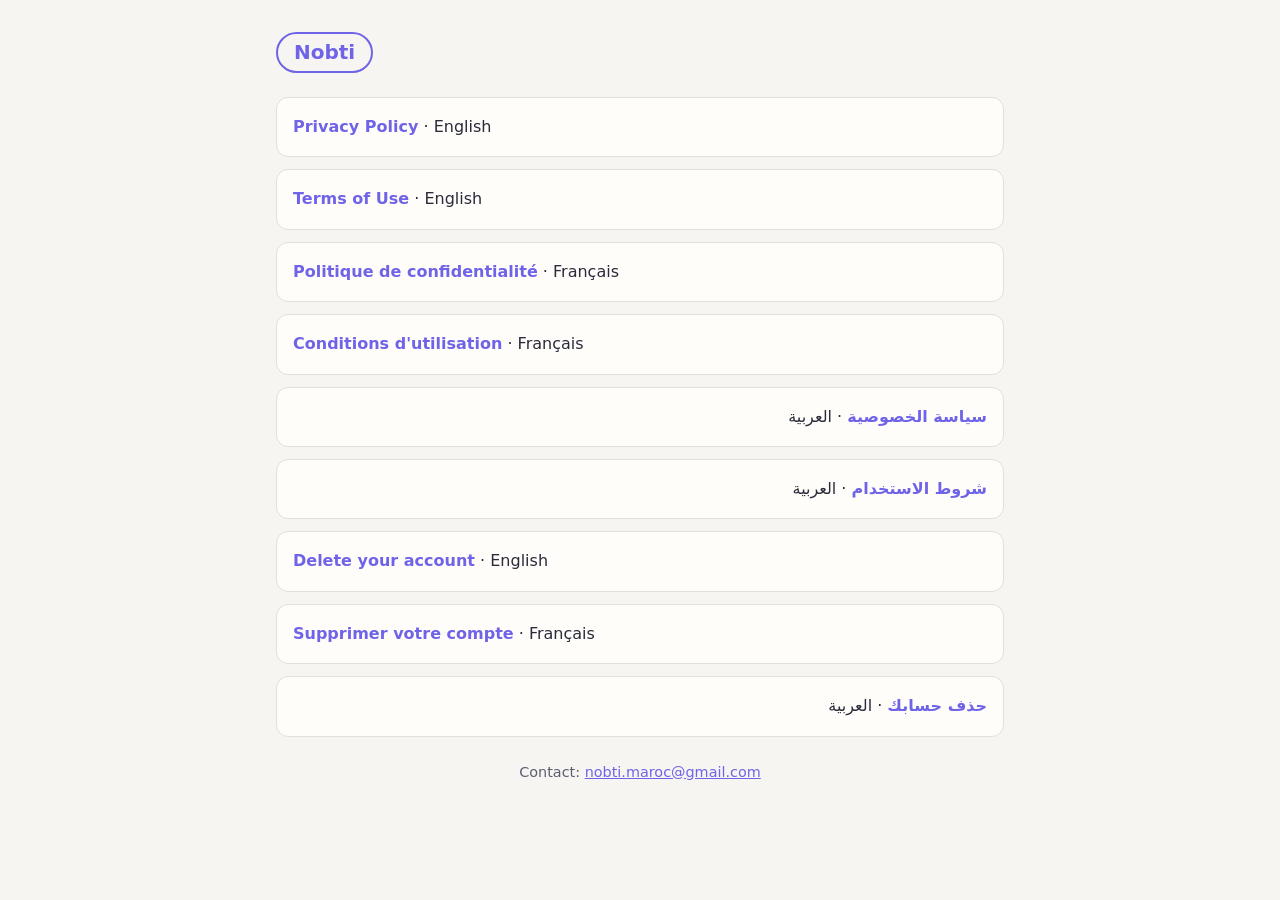
<file: index.html>
<!doctype html>
<html lang="en" dir="ltr">
<head>
  <meta charset="utf-8">
  <meta name="viewport" content="width=device-width, initial-scale=1">
  <title>Nobti Legal</title>
  <link rel="stylesheet" href="assets/style.css">
</head>
<body>
<main>
  <header class="site">
    <span class="brand">Nobti</span>
  </header>
  <div class="cards">
    <a href="en/privacy.html"><strong>Privacy Policy</strong> · English</a>
    <a href="en/terms.html"><strong>Terms of Use</strong> · English</a>
    <a href="fr/privacy.html" lang="fr"><strong>Politique de confidentialité</strong> · Français</a>
    <a href="fr/terms.html" lang="fr"><strong>Conditions d'utilisation</strong> · Français</a>
    <a href="ar/privacy.html" lang="ar" dir="rtl"><strong>سياسة الخصوصية</strong> · العربية</a>
    <a href="ar/terms.html" lang="ar" dir="rtl"><strong>شروط الاستخدام</strong> · العربية</a>
    <a href="en/delete-account.html"><strong>Delete your account</strong> · English</a>
    <a href="fr/delete-account.html" lang="fr"><strong>Supprimer votre compte</strong> · Français</a>
    <a href="ar/delete-account.html" lang="ar" dir="rtl"><strong>حذف حسابك</strong> · العربية</a>
  </div>
  <footer>Contact: <a href="mailto:nobti.maroc@gmail.com">nobti.maroc@gmail.com</a></footer>
</main>
</body>
</html>
</file>
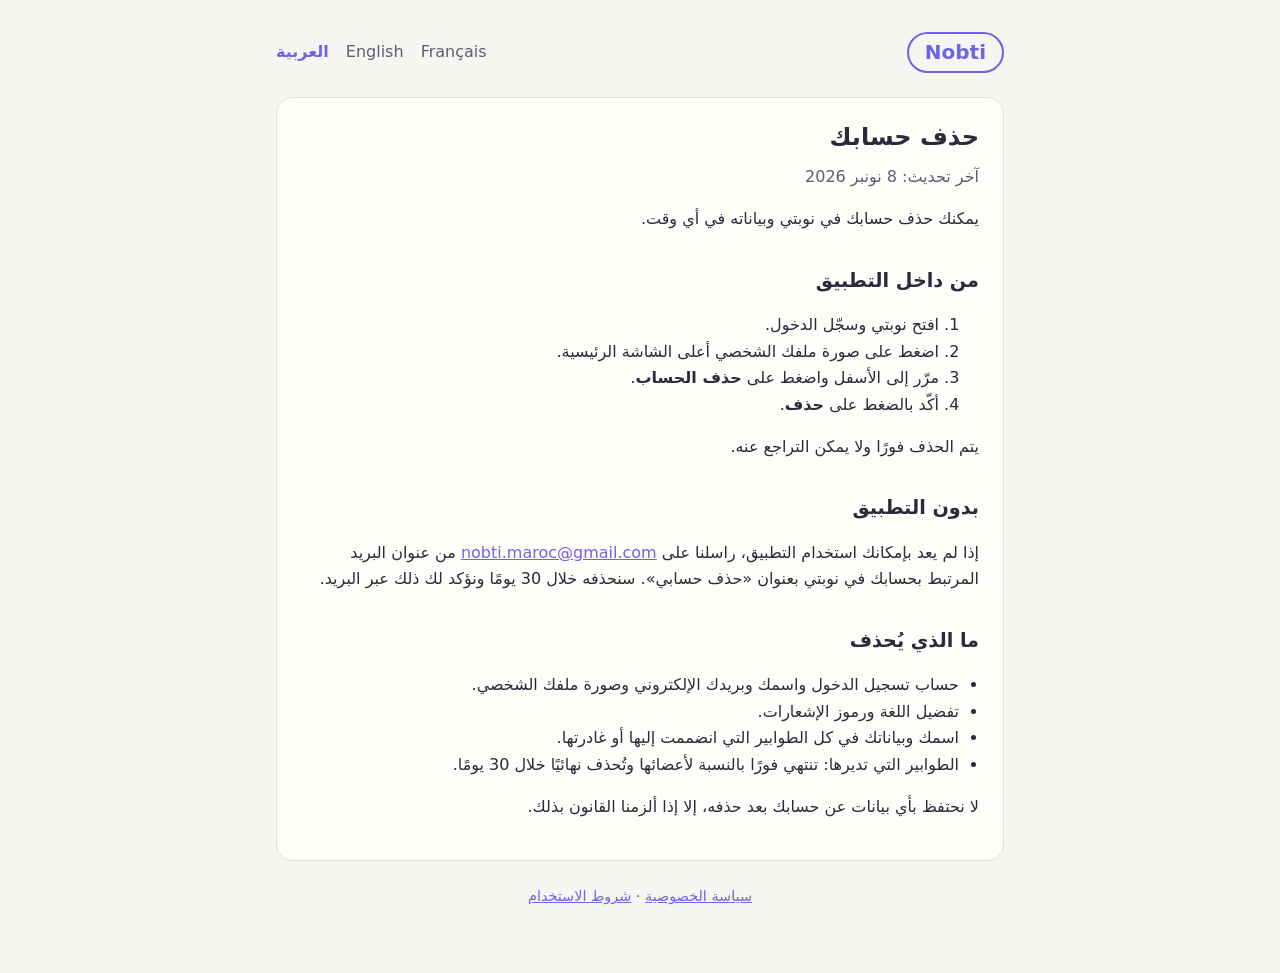
<file: ar/delete-account.html>
<!doctype html>
<html lang="ar" dir="rtl">
<head>
  <meta charset="utf-8">
  <meta name="viewport" content="width=device-width, initial-scale=1">
  <title>نوبتي – حذف حسابك</title>
  <link rel="stylesheet" href="../assets/style.css">
</head>
<body>
<main>
  <header class="site">
    <a class="brand" href="../">Nobti</a>
    <nav class="langs" aria-label="اللغة">
      <a href="../en/delete-account.html" lang="en">English</a>
      <a href="../fr/delete-account.html" lang="fr">Français</a>
      <a href="../ar/delete-account.html" aria-current="page">العربية</a>
    </nav>
  </header>
  <article>
    <h1>حذف حسابك</h1>
    <p class="meta">آخر تحديث: 8 نونبر 2026</p>

    <p>يمكنك حذف حسابك في نوبتي وبياناته في أي وقت.</p>

    <h2>من داخل التطبيق</h2>
    <ol>
      <li>افتح نوبتي وسجّل الدخول.</li>
      <li>اضغط على صورة ملفك الشخصي أعلى الشاشة الرئيسية.</li>
      <li>مرّر إلى الأسفل واضغط على <strong>حذف الحساب</strong>.</li>
      <li>أكّد بالضغط على <strong>حذف</strong>.</li>
    </ol>
    <p>يتم الحذف فورًا ولا يمكن التراجع عنه.</p>

    <h2>بدون التطبيق</h2>
    <p>إذا لم يعد بإمكانك استخدام التطبيق، راسلنا على <a href="mailto:nobti.maroc@gmail.com?subject=Delete%20my%20account">nobti.maroc@gmail.com</a> من عنوان البريد المرتبط بحسابك في نوبتي بعنوان «حذف حسابي». سنحذفه خلال 30 يومًا ونؤكد لك ذلك عبر البريد.</p>

    <h2>ما الذي يُحذف</h2>
    <ul>
      <li>حساب تسجيل الدخول واسمك وبريدك الإلكتروني وصورة ملفك الشخصي.</li>
      <li>تفضيل اللغة ورموز الإشعارات.</li>
      <li>اسمك وبياناتك في كل الطوابير التي انضممت إليها أو غادرتها.</li>
      <li>الطوابير التي تديرها: تنتهي فورًا بالنسبة لأعضائها وتُحذف نهائيًا خلال 30 يومًا.</li>
    </ul>
    <p>لا نحتفظ بأي بيانات عن حسابك بعد حذفه، إلا إذا ألزمنا القانون بذلك.</p>
  </article>
  <footer><a href="privacy.html">سياسة الخصوصية</a> · <a href="terms.html">شروط الاستخدام</a></footer>
</main>
</body>
</html>
</file>
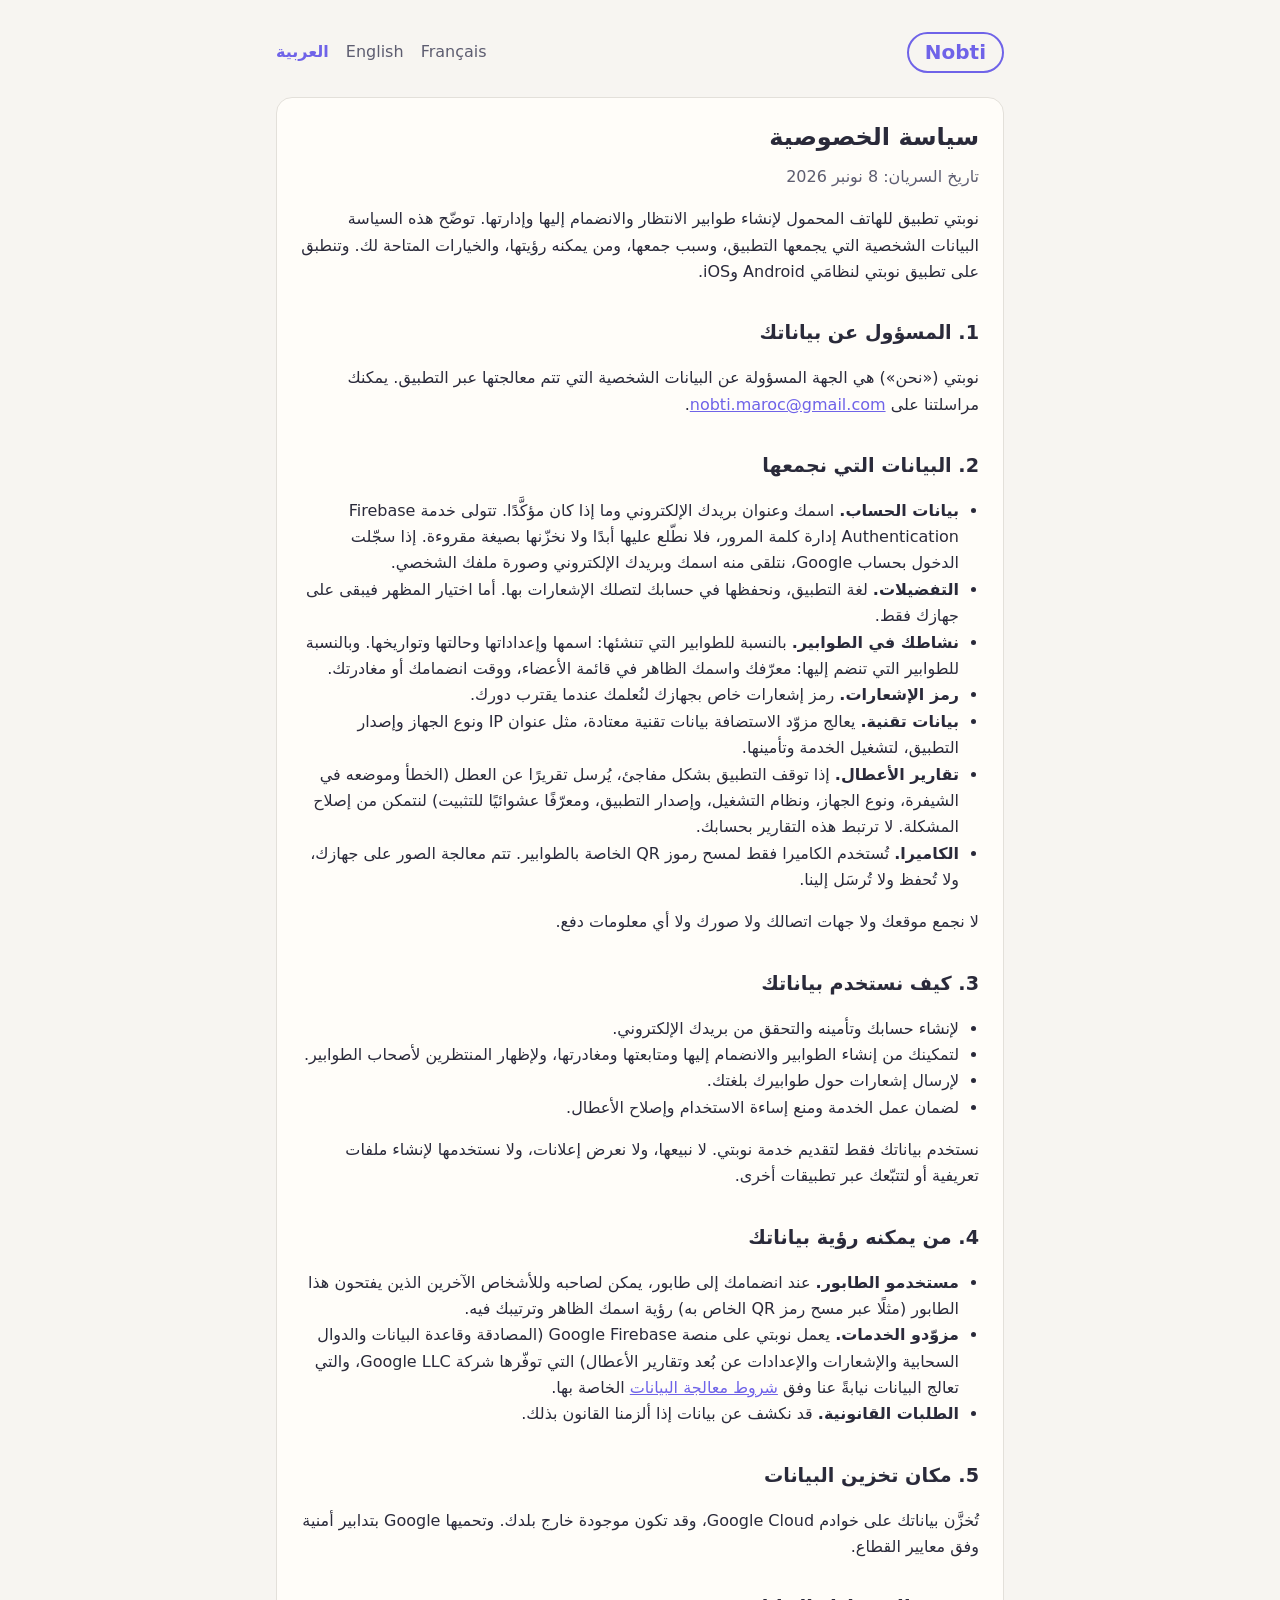
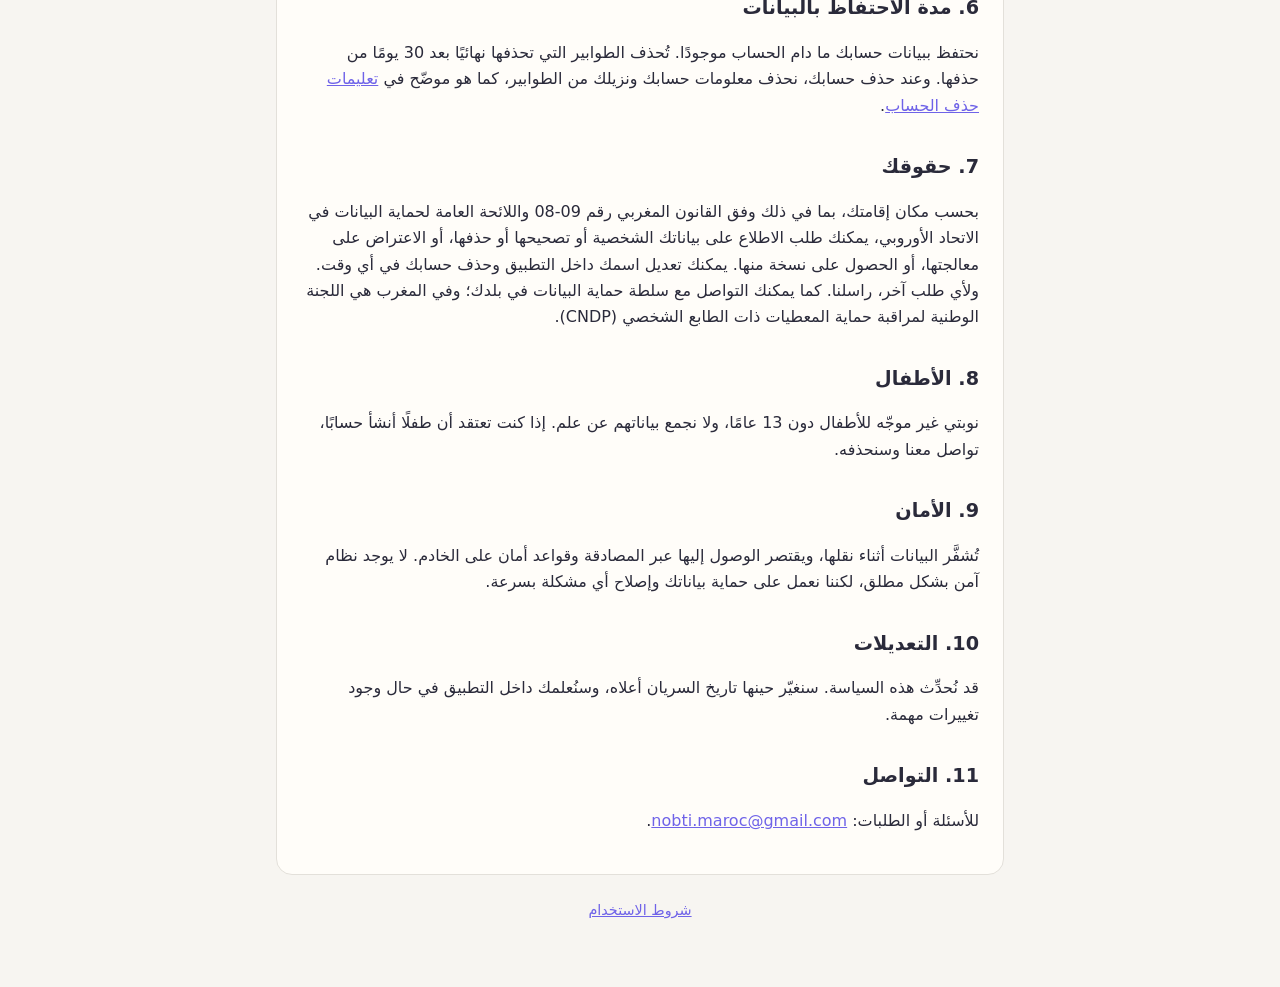
<file: ar/privacy.html>
<!doctype html>
<html lang="ar" dir="rtl">
<head>
  <meta charset="utf-8">
  <meta name="viewport" content="width=device-width, initial-scale=1">
  <title>نوبتي – سياسة الخصوصية</title>
  <link rel="stylesheet" href="../assets/style.css">
</head>
<body>
<main>
  <header class="site">
    <a class="brand" href="../">Nobti</a>
    <nav class="langs" aria-label="اللغة">
      <a href="../en/privacy.html" lang="en">English</a>
      <a href="../fr/privacy.html" lang="fr">Français</a>
      <a href="../ar/privacy.html" aria-current="page">العربية</a>
    </nav>
  </header>
  <article>
    <h1>سياسة الخصوصية</h1>
    <p class="meta">تاريخ السريان: 8 نونبر 2026</p>

    <p>نوبتي تطبيق للهاتف المحمول لإنشاء طوابير الانتظار والانضمام إليها وإدارتها. توضّح هذه السياسة البيانات الشخصية التي يجمعها التطبيق، وسبب جمعها، ومن يمكنه رؤيتها، والخيارات المتاحة لك. وتنطبق على تطبيق نوبتي لنظامَي Android وiOS.</p>

    <h2>1. المسؤول عن بياناتك</h2>
    <p>نوبتي («نحن») هي الجهة المسؤولة عن البيانات الشخصية التي تتم معالجتها عبر التطبيق. يمكنك مراسلتنا على <a href="mailto:nobti.maroc@gmail.com">nobti.maroc@gmail.com</a>.</p>

    <h2>2. البيانات التي نجمعها</h2>
    <ul>
      <li><strong>بيانات الحساب.</strong> اسمك وعنوان بريدك الإلكتروني وما إذا كان مؤكَّدًا. تتولى خدمة Firebase Authentication إدارة كلمة المرور، فلا نطّلع عليها أبدًا ولا نخزّنها بصيغة مقروءة. إذا سجّلت الدخول بحساب Google، نتلقى منه اسمك وبريدك الإلكتروني وصورة ملفك الشخصي.</li>
      <li><strong>التفضيلات.</strong> لغة التطبيق، ونحفظها في حسابك لتصلك الإشعارات بها. أما اختيار المظهر فيبقى على جهازك فقط.</li>
      <li><strong>نشاطك في الطوابير.</strong> بالنسبة للطوابير التي تنشئها: اسمها وإعداداتها وحالتها وتواريخها. وبالنسبة للطوابير التي تنضم إليها: معرّفك واسمك الظاهر في قائمة الأعضاء، ووقت انضمامك أو مغادرتك.</li>
      <li><strong>رمز الإشعارات.</strong> رمز إشعارات خاص بجهازك لنُعلمك عندما يقترب دورك.</li>
      <li><strong>بيانات تقنية.</strong> يعالج مزوّد الاستضافة بيانات تقنية معتادة، مثل عنوان IP ونوع الجهاز وإصدار التطبيق، لتشغيل الخدمة وتأمينها.</li>
      <li><strong>تقارير الأعطال.</strong> إذا توقف التطبيق بشكل مفاجئ، يُرسل تقريرًا عن العطل (الخطأ وموضعه في الشيفرة، ونوع الجهاز، ونظام التشغيل، وإصدار التطبيق، ومعرّفًا عشوائيًا للتثبيت) لنتمكن من إصلاح المشكلة. لا ترتبط هذه التقارير بحسابك.</li>
      <li><strong>الكاميرا.</strong> تُستخدم الكاميرا فقط لمسح رموز QR الخاصة بالطوابير. تتم معالجة الصور على جهازك، ولا تُحفظ ولا تُرسَل إلينا.</li>
    </ul>
    <p>لا نجمع موقعك ولا جهات اتصالك ولا صورك ولا أي معلومات دفع.</p>

    <h2>3. كيف نستخدم بياناتك</h2>
    <ul>
      <li>لإنشاء حسابك وتأمينه والتحقق من بريدك الإلكتروني.</li>
      <li>لتمكينك من إنشاء الطوابير والانضمام إليها ومتابعتها ومغادرتها، ولإظهار المنتظرين لأصحاب الطوابير.</li>
      <li>لإرسال إشعارات حول طوابيرك بلغتك.</li>
      <li>لضمان عمل الخدمة ومنع إساءة الاستخدام وإصلاح الأعطال.</li>
    </ul>
    <p>نستخدم بياناتك فقط لتقديم خدمة نوبتي. لا نبيعها، ولا نعرض إعلانات، ولا نستخدمها لإنشاء ملفات تعريفية أو لتتبّعك عبر تطبيقات أخرى.</p>

    <h2>4. من يمكنه رؤية بياناتك</h2>
    <ul>
      <li><strong>مستخدمو الطابور.</strong> عند انضمامك إلى طابور، يمكن لصاحبه وللأشخاص الآخرين الذين يفتحون هذا الطابور (مثلًا عبر مسح رمز QR الخاص به) رؤية اسمك الظاهر وترتيبك فيه.</li>
      <li><strong>مزوّدو الخدمات.</strong> يعمل نوبتي على منصة Google Firebase (المصادقة وقاعدة البيانات والدوال السحابية والإشعارات والإعدادات عن بُعد وتقارير الأعطال) التي توفّرها شركة Google LLC، والتي تعالج البيانات نيابةً عنا وفق <a href="https://firebase.google.com/terms/data-processing-terms">شروط معالجة البيانات</a> الخاصة بها.</li>
      <li><strong>الطلبات القانونية.</strong> قد نكشف عن بيانات إذا ألزمنا القانون بذلك.</li>
    </ul>

    <h2>5. مكان تخزين البيانات</h2>
    <p>تُخزَّن بياناتك على خوادم Google Cloud، وقد تكون موجودة خارج بلدك. وتحميها Google بتدابير أمنية وفق معايير القطاع.</p>

    <h2>6. مدة الاحتفاظ بالبيانات</h2>
    <p>نحتفظ ببيانات حسابك ما دام الحساب موجودًا. تُحذف الطوابير التي تحذفها نهائيًا بعد 30 يومًا من حذفها. وعند حذف حسابك، نحذف معلومات حسابك ونزيلك من الطوابير، كما هو موضّح في <a href="delete-account.html">تعليمات حذف الحساب</a>.</p>

    <h2>7. حقوقك</h2>
    <p>بحسب مكان إقامتك، بما في ذلك وفق القانون المغربي رقم 09-08 واللائحة العامة لحماية البيانات في الاتحاد الأوروبي، يمكنك طلب الاطلاع على بياناتك الشخصية أو تصحيحها أو حذفها، أو الاعتراض على معالجتها، أو الحصول على نسخة منها. يمكنك تعديل اسمك داخل التطبيق وحذف حسابك في أي وقت. ولأي طلب آخر، راسلنا. كما يمكنك التواصل مع سلطة حماية البيانات في بلدك؛ وفي المغرب هي اللجنة الوطنية لمراقبة حماية المعطيات ذات الطابع الشخصي (CNDP).</p>

    <h2>8. الأطفال</h2>
    <p>نوبتي غير موجّه للأطفال دون 13 عامًا، ولا نجمع بياناتهم عن علم. إذا كنت تعتقد أن طفلًا أنشأ حسابًا، تواصل معنا وسنحذفه.</p>

    <h2>9. الأمان</h2>
    <p>تُشفَّر البيانات أثناء نقلها، ويقتصر الوصول إليها عبر المصادقة وقواعد أمان على الخادم. لا يوجد نظام آمن بشكل مطلق، لكننا نعمل على حماية بياناتك وإصلاح أي مشكلة بسرعة.</p>

    <h2>10. التعديلات</h2>
    <p>قد نُحدِّث هذه السياسة. سنغيّر حينها تاريخ السريان أعلاه، وسنُعلمك داخل التطبيق في حال وجود تغييرات مهمة.</p>

    <h2>11. التواصل</h2>
    <p>للأسئلة أو الطلبات: <a href="mailto:nobti.maroc@gmail.com">nobti.maroc@gmail.com</a>.</p>
  </article>
  <footer><a href="terms.html">شروط الاستخدام</a></footer>
</main>
</body>
</html>
</file>
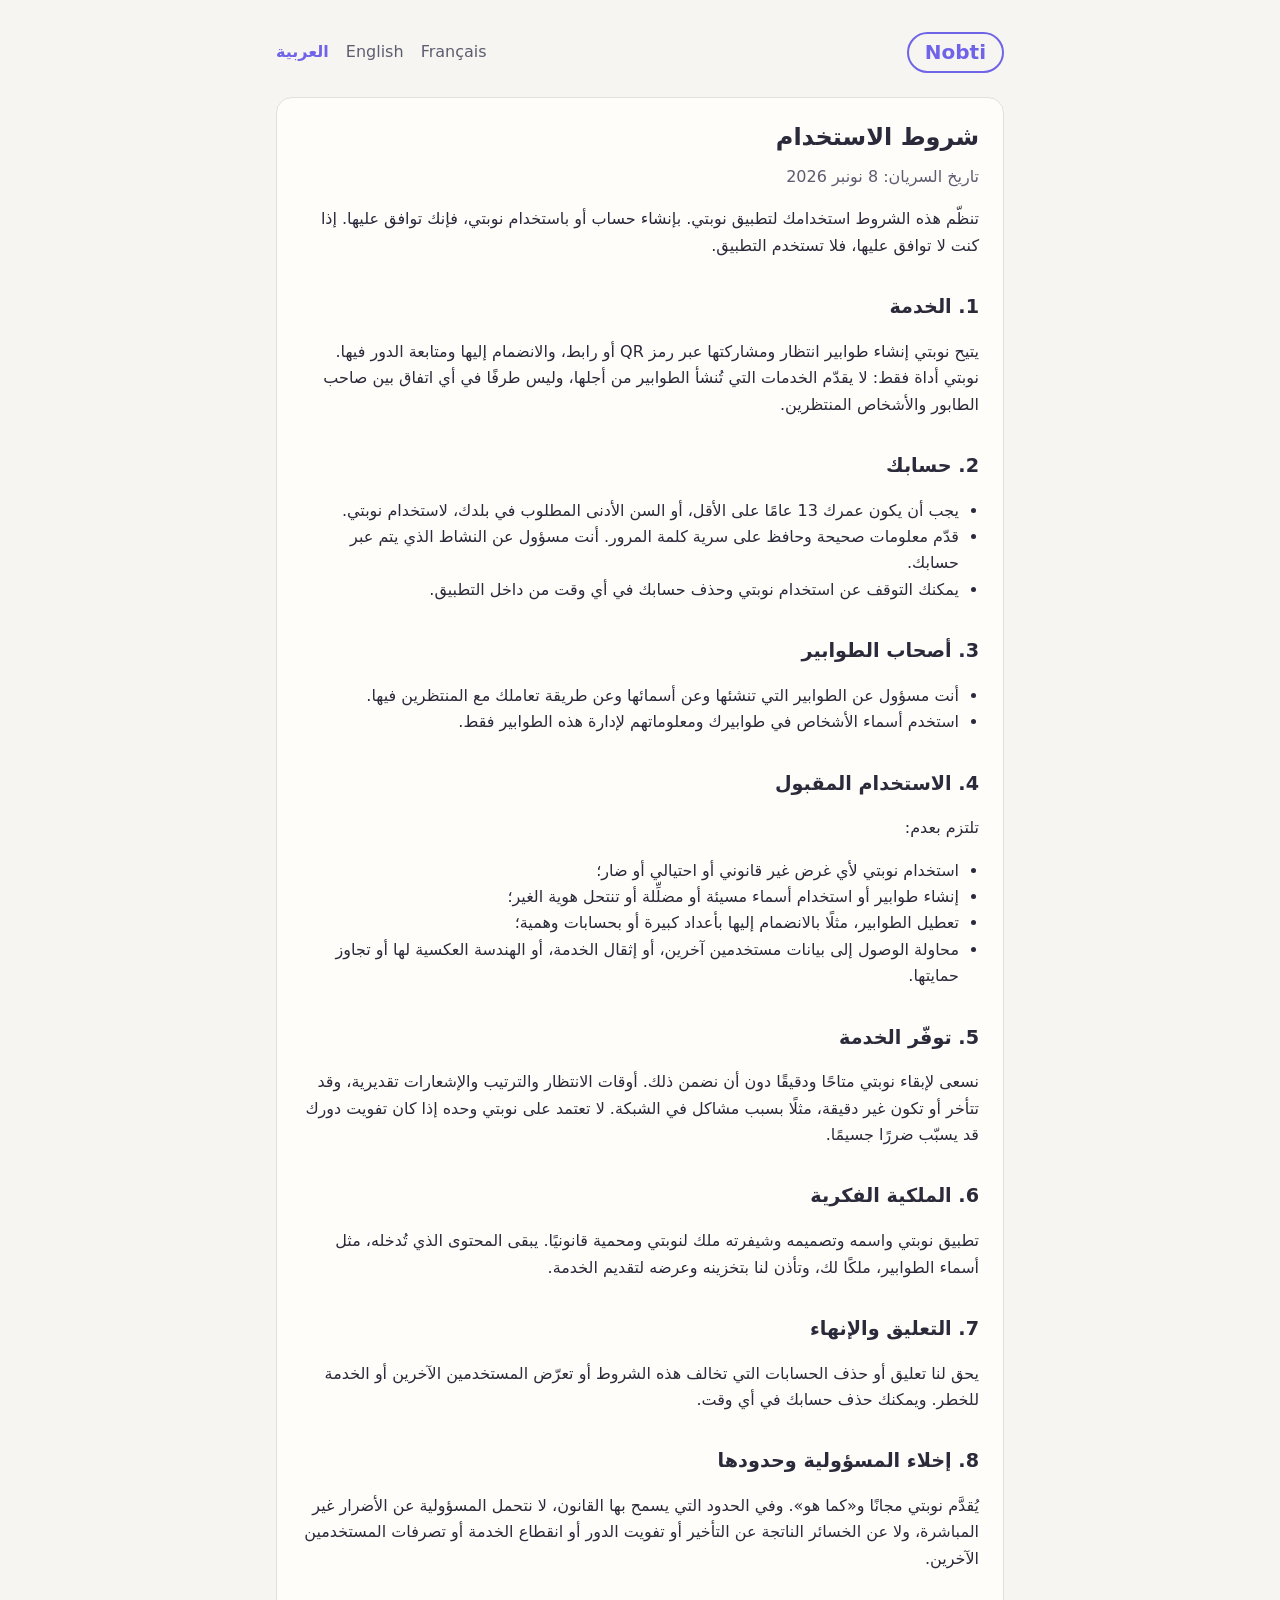
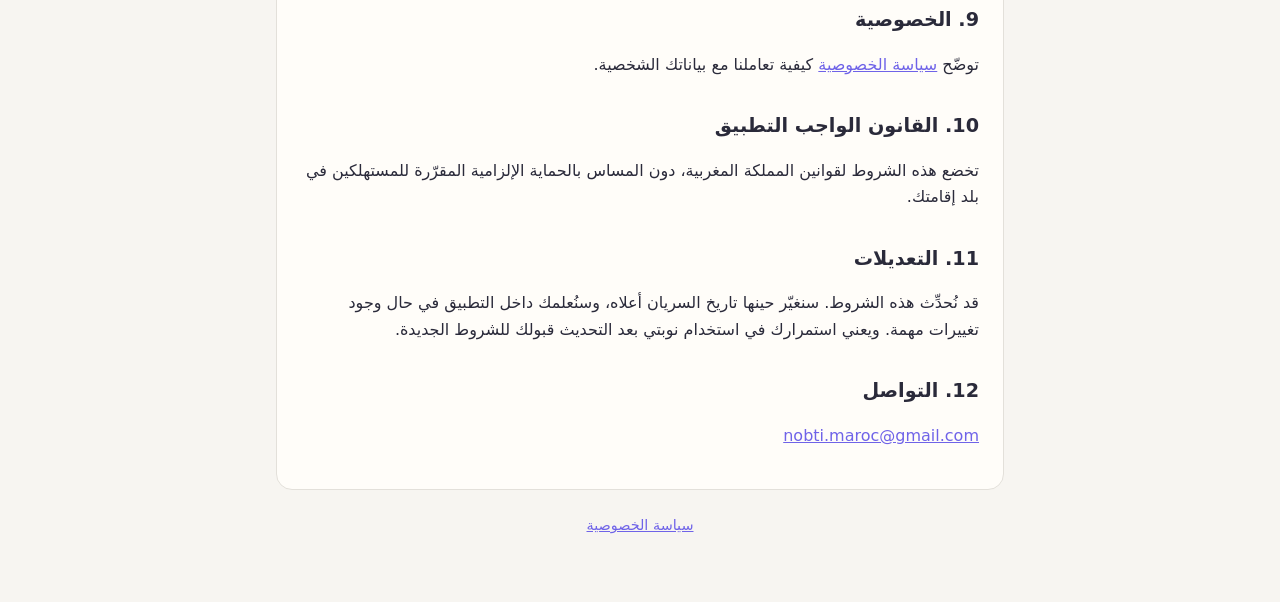
<file: ar/terms.html>
<!doctype html>
<html lang="ar" dir="rtl">
<head>
  <meta charset="utf-8">
  <meta name="viewport" content="width=device-width, initial-scale=1">
  <title>نوبتي – شروط الاستخدام</title>
  <link rel="stylesheet" href="../assets/style.css">
</head>
<body>
<main>
  <header class="site">
    <a class="brand" href="../">Nobti</a>
    <nav class="langs" aria-label="اللغة">
      <a href="../en/terms.html" lang="en">English</a>
      <a href="../fr/terms.html" lang="fr">Français</a>
      <a href="../ar/terms.html" aria-current="page">العربية</a>
    </nav>
  </header>
  <article>
    <h1>شروط الاستخدام</h1>
    <p class="meta">تاريخ السريان: 8 نونبر 2026</p>

    <p>تنظّم هذه الشروط استخدامك لتطبيق نوبتي. بإنشاء حساب أو باستخدام نوبتي، فإنك توافق عليها. إذا كنت لا توافق عليها، فلا تستخدم التطبيق.</p>

    <h2>1. الخدمة</h2>
    <p>يتيح نوبتي إنشاء طوابير انتظار ومشاركتها عبر رمز QR أو رابط، والانضمام إليها ومتابعة الدور فيها. نوبتي أداة فقط: لا يقدّم الخدمات التي تُنشأ الطوابير من أجلها، وليس طرفًا في أي اتفاق بين صاحب الطابور والأشخاص المنتظرين.</p>

    <h2>2. حسابك</h2>
    <ul>
      <li>يجب أن يكون عمرك 13 عامًا على الأقل، أو السن الأدنى المطلوب في بلدك، لاستخدام نوبتي.</li>
      <li>قدّم معلومات صحيحة وحافظ على سرية كلمة المرور. أنت مسؤول عن النشاط الذي يتم عبر حسابك.</li>
      <li>يمكنك التوقف عن استخدام نوبتي وحذف حسابك في أي وقت من داخل التطبيق.</li>
    </ul>

    <h2>3. أصحاب الطوابير</h2>
    <ul>
      <li>أنت مسؤول عن الطوابير التي تنشئها وعن أسمائها وعن طريقة تعاملك مع المنتظرين فيها.</li>
      <li>استخدم أسماء الأشخاص في طوابيرك ومعلوماتهم لإدارة هذه الطوابير فقط.</li>
    </ul>

    <h2>4. الاستخدام المقبول</h2>
    <p>تلتزم بعدم:</p>
    <ul>
      <li>استخدام نوبتي لأي غرض غير قانوني أو احتيالي أو ضار؛</li>
      <li>إنشاء طوابير أو استخدام أسماء مسيئة أو مضلِّلة أو تنتحل هوية الغير؛</li>
      <li>تعطيل الطوابير، مثلًا بالانضمام إليها بأعداد كبيرة أو بحسابات وهمية؛</li>
      <li>محاولة الوصول إلى بيانات مستخدمين آخرين، أو إثقال الخدمة، أو الهندسة العكسية لها أو تجاوز حمايتها.</li>
    </ul>

    <h2>5. توفّر الخدمة</h2>
    <p>نسعى لإبقاء نوبتي متاحًا ودقيقًا دون أن نضمن ذلك. أوقات الانتظار والترتيب والإشعارات تقديرية، وقد تتأخر أو تكون غير دقيقة، مثلًا بسبب مشاكل في الشبكة. لا تعتمد على نوبتي وحده إذا كان تفويت دورك قد يسبّب ضررًا جسيمًا.</p>

    <h2>6. الملكية الفكرية</h2>
    <p>تطبيق نوبتي واسمه وتصميمه وشيفرته ملك لنوبتي ومحمية قانونيًا. يبقى المحتوى الذي تُدخله، مثل أسماء الطوابير، ملكًا لك، وتأذن لنا بتخزينه وعرضه لتقديم الخدمة.</p>

    <h2>7. التعليق والإنهاء</h2>
    <p>يحق لنا تعليق أو حذف الحسابات التي تخالف هذه الشروط أو تعرّض المستخدمين الآخرين أو الخدمة للخطر. ويمكنك حذف حسابك في أي وقت.</p>

    <h2>8. إخلاء المسؤولية وحدودها</h2>
    <p>يُقدَّم نوبتي مجانًا و«كما هو». وفي الحدود التي يسمح بها القانون، لا نتحمل المسؤولية عن الأضرار غير المباشرة، ولا عن الخسائر الناتجة عن التأخير أو تفويت الدور أو انقطاع الخدمة أو تصرفات المستخدمين الآخرين.</p>

    <h2>9. الخصوصية</h2>
    <p>توضّح <a href="privacy.html">سياسة الخصوصية</a> كيفية تعاملنا مع بياناتك الشخصية.</p>

    <h2>10. القانون الواجب التطبيق</h2>
    <p>تخضع هذه الشروط لقوانين المملكة المغربية، دون المساس بالحماية الإلزامية المقرّرة للمستهلكين في بلد إقامتك.</p>

    <h2>11. التعديلات</h2>
    <p>قد نُحدِّث هذه الشروط. سنغيّر حينها تاريخ السريان أعلاه، وسنُعلمك داخل التطبيق في حال وجود تغييرات مهمة. ويعني استمرارك في استخدام نوبتي بعد التحديث قبولك للشروط الجديدة.</p>

    <h2>12. التواصل</h2>
    <p><a href="mailto:nobti.maroc@gmail.com">nobti.maroc@gmail.com</a></p>
  </article>
  <footer><a href="privacy.html">سياسة الخصوصية</a></footer>
</main>
</body>
</html>
</file>
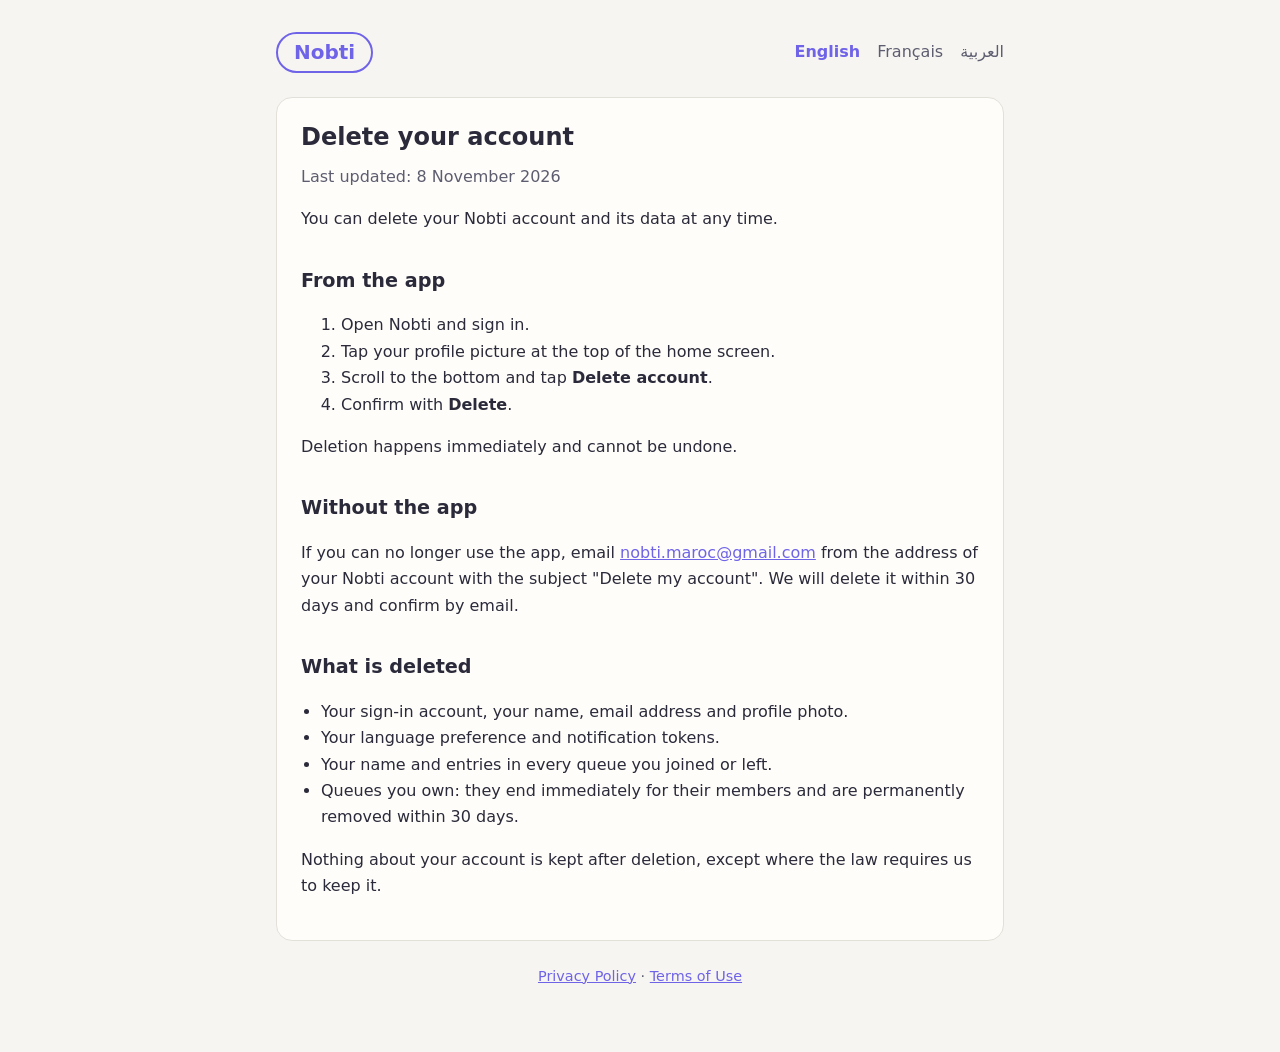
<file: en/delete-account.html>
<!doctype html>
<html lang="en" dir="ltr">
<head>
  <meta charset="utf-8">
  <meta name="viewport" content="width=device-width, initial-scale=1">
  <title>Delete your Nobti account</title>
  <link rel="stylesheet" href="../assets/style.css">
</head>
<body>
<main>
  <header class="site">
    <a class="brand" href="../">Nobti</a>
    <nav class="langs" aria-label="Language">
      <a href="../en/delete-account.html" aria-current="page">English</a>
      <a href="../fr/delete-account.html" lang="fr">Français</a>
      <a href="../ar/delete-account.html" lang="ar">العربية</a>
    </nav>
  </header>
  <article>
    <h1>Delete your account</h1>
    <p class="meta">Last updated: 8 November 2026</p>

    <p>You can delete your Nobti account and its data at any time.</p>

    <h2>From the app</h2>
    <ol>
      <li>Open Nobti and sign in.</li>
      <li>Tap your profile picture at the top of the home screen.</li>
      <li>Scroll to the bottom and tap <strong>Delete account</strong>.</li>
      <li>Confirm with <strong>Delete</strong>.</li>
    </ol>
    <p>Deletion happens immediately and cannot be undone.</p>

    <h2>Without the app</h2>
    <p>If you can no longer use the app, email <a href="mailto:nobti.maroc@gmail.com?subject=Delete%20my%20account">nobti.maroc@gmail.com</a> from the address of your Nobti account with the subject "Delete my account". We will delete it within 30 days and confirm by email.</p>

    <h2>What is deleted</h2>
    <ul>
      <li>Your sign-in account, your name, email address and profile photo.</li>
      <li>Your language preference and notification tokens.</li>
      <li>Your name and entries in every queue you joined or left.</li>
      <li>Queues you own: they end immediately for their members and are permanently removed within 30 days.</li>
    </ul>
    <p>Nothing about your account is kept after deletion, except where the law requires us to keep it.</p>
  </article>
  <footer><a href="privacy.html">Privacy Policy</a> · <a href="terms.html">Terms of Use</a></footer>
</main>
</body>
</html>
</file>
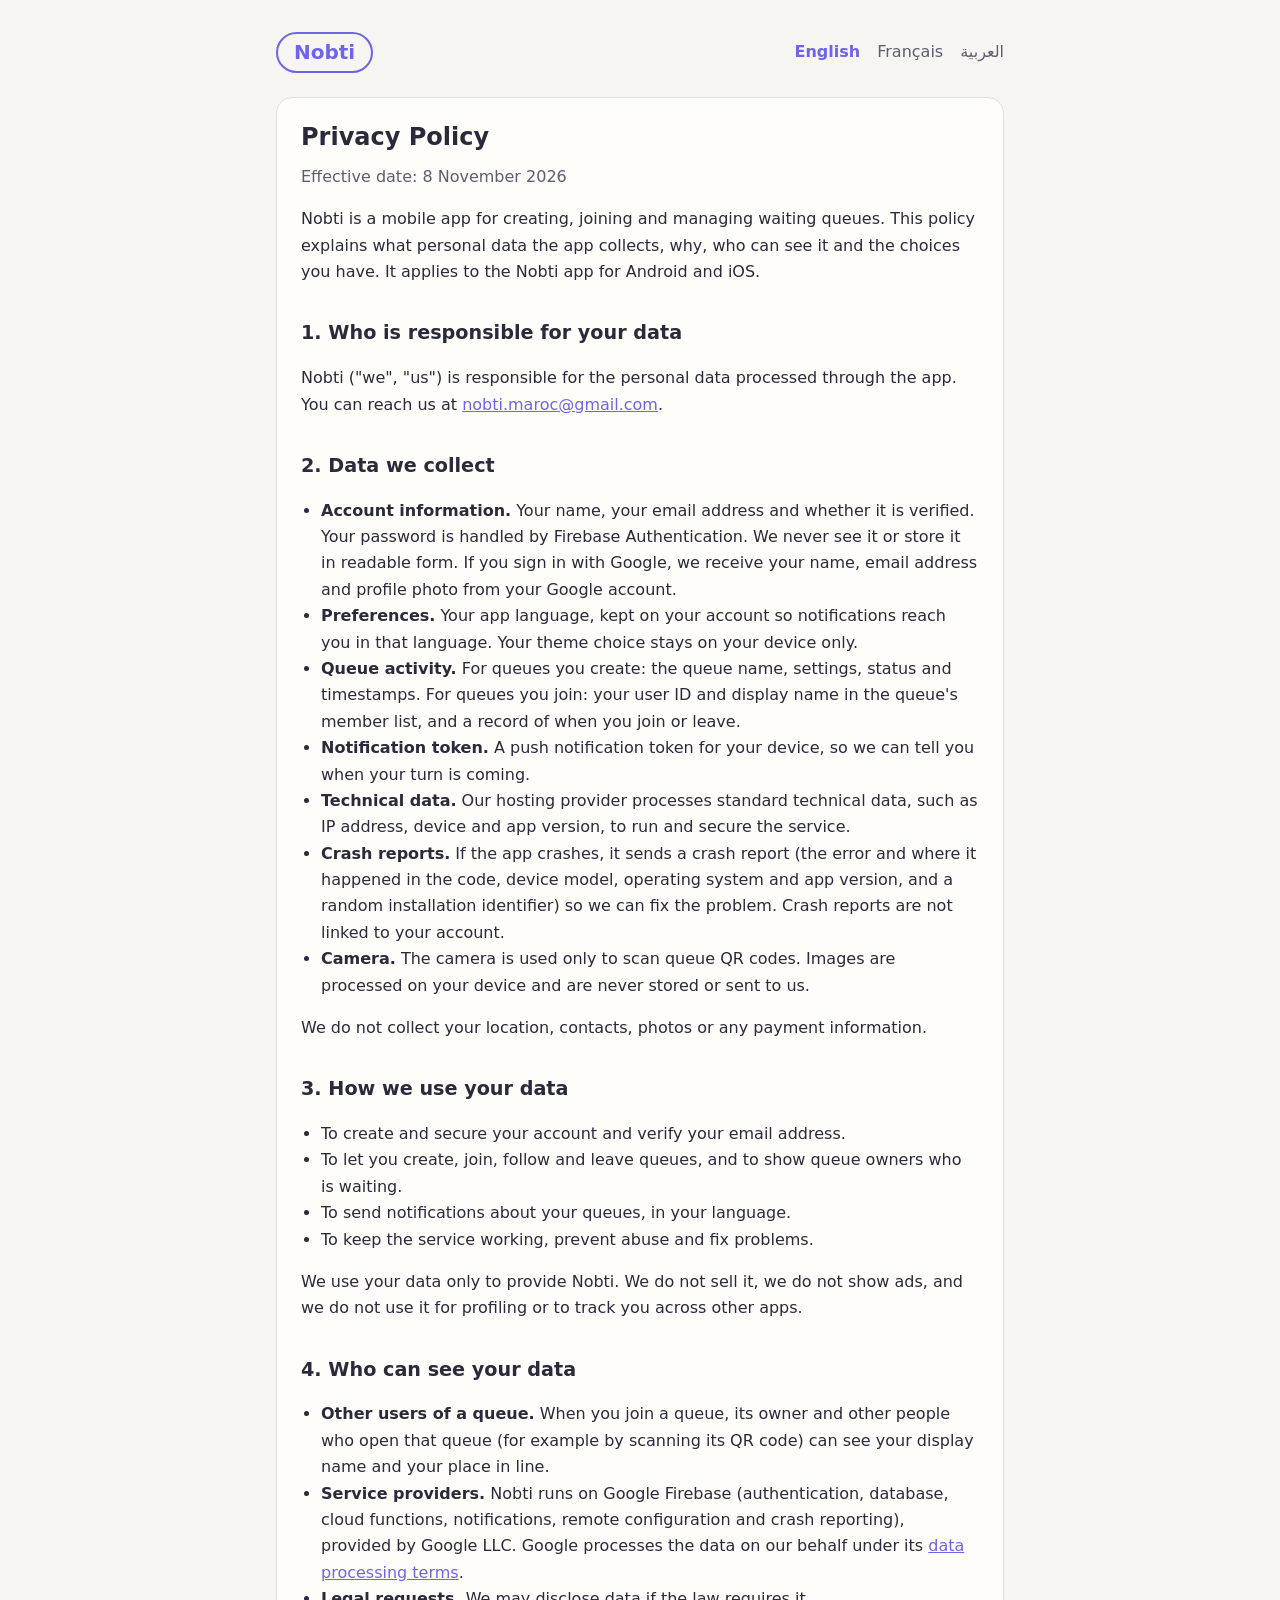
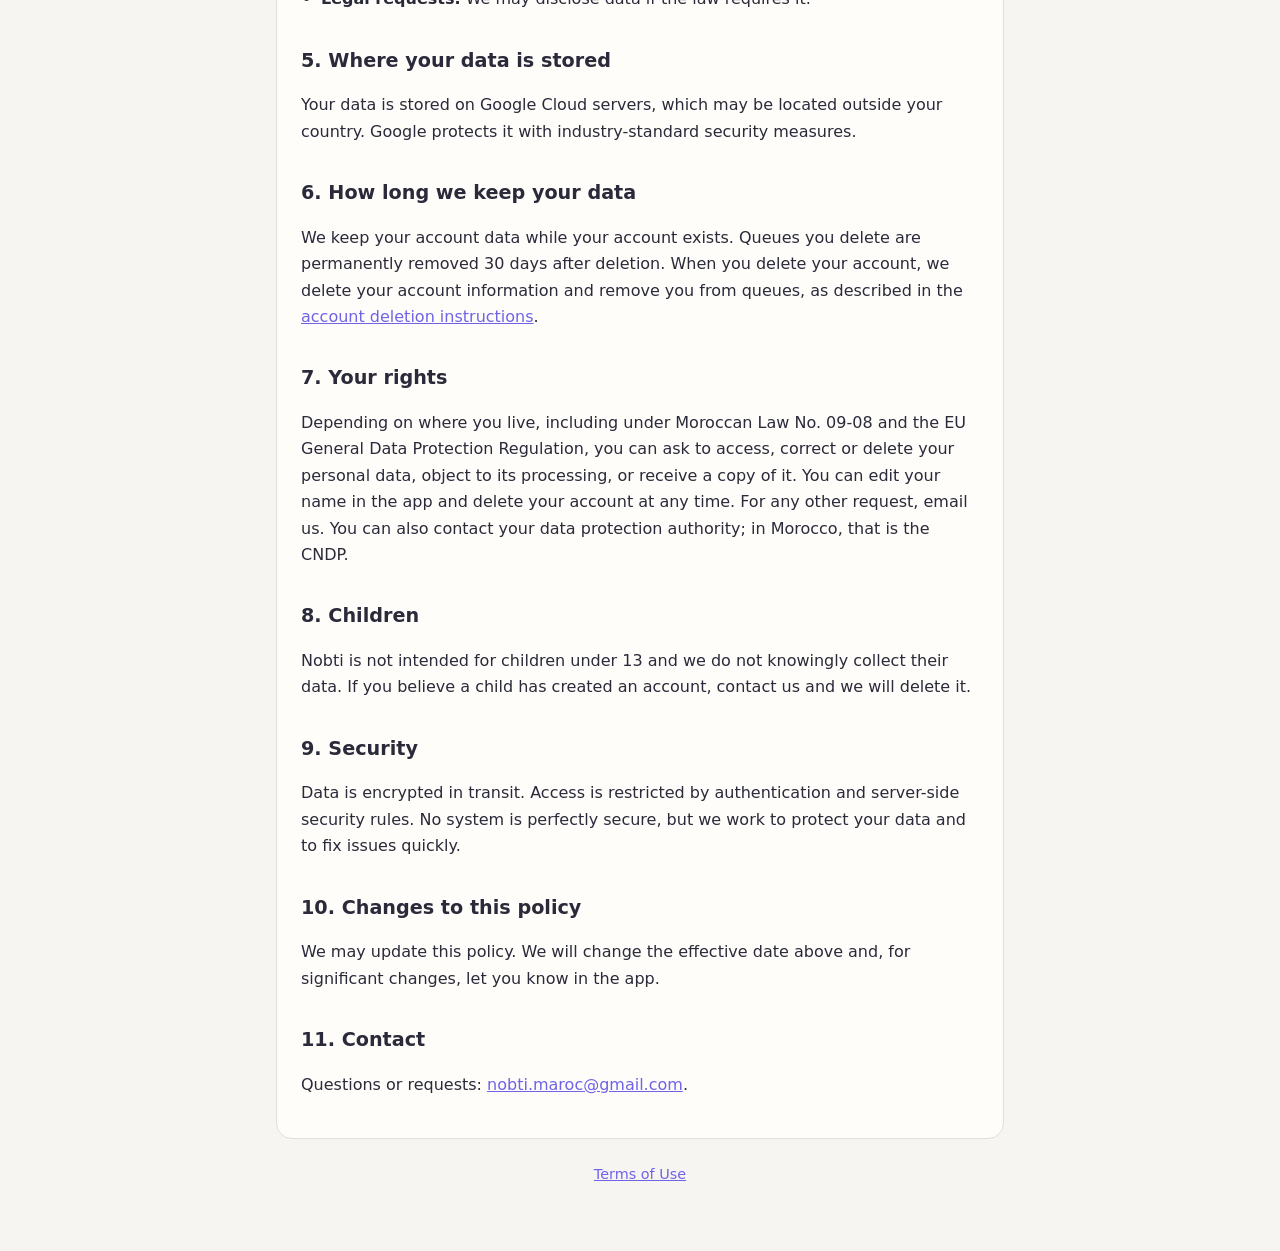
<file: en/privacy.html>
<!doctype html>
<html lang="en" dir="ltr">
<head>
  <meta charset="utf-8">
  <meta name="viewport" content="width=device-width, initial-scale=1">
  <title>Nobti Privacy Policy</title>
  <link rel="stylesheet" href="../assets/style.css">
</head>
<body>
<main>
  <header class="site">
    <a class="brand" href="../">Nobti</a>
    <nav class="langs" aria-label="Language">
      <a href="../en/privacy.html" aria-current="page">English</a>
      <a href="../fr/privacy.html" lang="fr">Français</a>
      <a href="../ar/privacy.html" lang="ar">العربية</a>
    </nav>
  </header>
  <article>
    <h1>Privacy Policy</h1>
    <p class="meta">Effective date: 8 November 2026</p>

    <p>Nobti is a mobile app for creating, joining and managing waiting queues. This policy explains what personal data the app collects, why, who can see it and the choices you have. It applies to the Nobti app for Android and iOS.</p>

    <h2>1. Who is responsible for your data</h2>
    <p>Nobti ("we", "us") is responsible for the personal data processed through the app. You can reach us at <a href="mailto:nobti.maroc@gmail.com">nobti.maroc@gmail.com</a>.</p>

    <h2>2. Data we collect</h2>
    <ul>
      <li><strong>Account information.</strong> Your name, your email address and whether it is verified. Your password is handled by Firebase Authentication. We never see it or store it in readable form. If you sign in with Google, we receive your name, email address and profile photo from your Google account.</li>
      <li><strong>Preferences.</strong> Your app language, kept on your account so notifications reach you in that language. Your theme choice stays on your device only.</li>
      <li><strong>Queue activity.</strong> For queues you create: the queue name, settings, status and timestamps. For queues you join: your user ID and display name in the queue's member list, and a record of when you join or leave.</li>
      <li><strong>Notification token.</strong> A push notification token for your device, so we can tell you when your turn is coming.</li>
      <li><strong>Technical data.</strong> Our hosting provider processes standard technical data, such as IP address, device and app version, to run and secure the service.</li>
      <li><strong>Crash reports.</strong> If the app crashes, it sends a crash report (the error and where it happened in the code, device model, operating system and app version, and a random installation identifier) so we can fix the problem. Crash reports are not linked to your account.</li>
      <li><strong>Camera.</strong> The camera is used only to scan queue QR codes. Images are processed on your device and are never stored or sent to us.</li>
    </ul>
    <p>We do not collect your location, contacts, photos or any payment information.</p>

    <h2>3. How we use your data</h2>
    <ul>
      <li>To create and secure your account and verify your email address.</li>
      <li>To let you create, join, follow and leave queues, and to show queue owners who is waiting.</li>
      <li>To send notifications about your queues, in your language.</li>
      <li>To keep the service working, prevent abuse and fix problems.</li>
    </ul>
    <p>We use your data only to provide Nobti. We do not sell it, we do not show ads, and we do not use it for profiling or to track you across other apps.</p>

    <h2>4. Who can see your data</h2>
    <ul>
      <li><strong>Other users of a queue.</strong> When you join a queue, its owner and other people who open that queue (for example by scanning its QR code) can see your display name and your place in line.</li>
      <li><strong>Service providers.</strong> Nobti runs on Google Firebase (authentication, database, cloud functions, notifications, remote configuration and crash reporting), provided by Google LLC. Google processes the data on our behalf under its <a href="https://firebase.google.com/terms/data-processing-terms">data processing terms</a>.</li>
      <li><strong>Legal requests.</strong> We may disclose data if the law requires it.</li>
    </ul>

    <h2>5. Where your data is stored</h2>
    <p>Your data is stored on Google Cloud servers, which may be located outside your country. Google protects it with industry-standard security measures.</p>

    <h2>6. How long we keep your data</h2>
    <p>We keep your account data while your account exists. Queues you delete are permanently removed 30 days after deletion. When you delete your account, we delete your account information and remove you from queues, as described in the <a href="delete-account.html">account deletion instructions</a>.</p>

    <h2>7. Your rights</h2>
    <p>Depending on where you live, including under Moroccan Law No. 09-08 and the EU General Data Protection Regulation, you can ask to access, correct or delete your personal data, object to its processing, or receive a copy of it. You can edit your name in the app and delete your account at any time. For any other request, email us. You can also contact your data protection authority; in Morocco, that is the CNDP.</p>

    <h2>8. Children</h2>
    <p>Nobti is not intended for children under 13 and we do not knowingly collect their data. If you believe a child has created an account, contact us and we will delete it.</p>

    <h2>9. Security</h2>
    <p>Data is encrypted in transit. Access is restricted by authentication and server-side security rules. No system is perfectly secure, but we work to protect your data and to fix issues quickly.</p>

    <h2>10. Changes to this policy</h2>
    <p>We may update this policy. We will change the effective date above and, for significant changes, let you know in the app.</p>

    <h2>11. Contact</h2>
    <p>Questions or requests: <a href="mailto:nobti.maroc@gmail.com">nobti.maroc@gmail.com</a>.</p>
  </article>
  <footer><a href="terms.html">Terms of Use</a></footer>
</main>
</body>
</html>
</file>
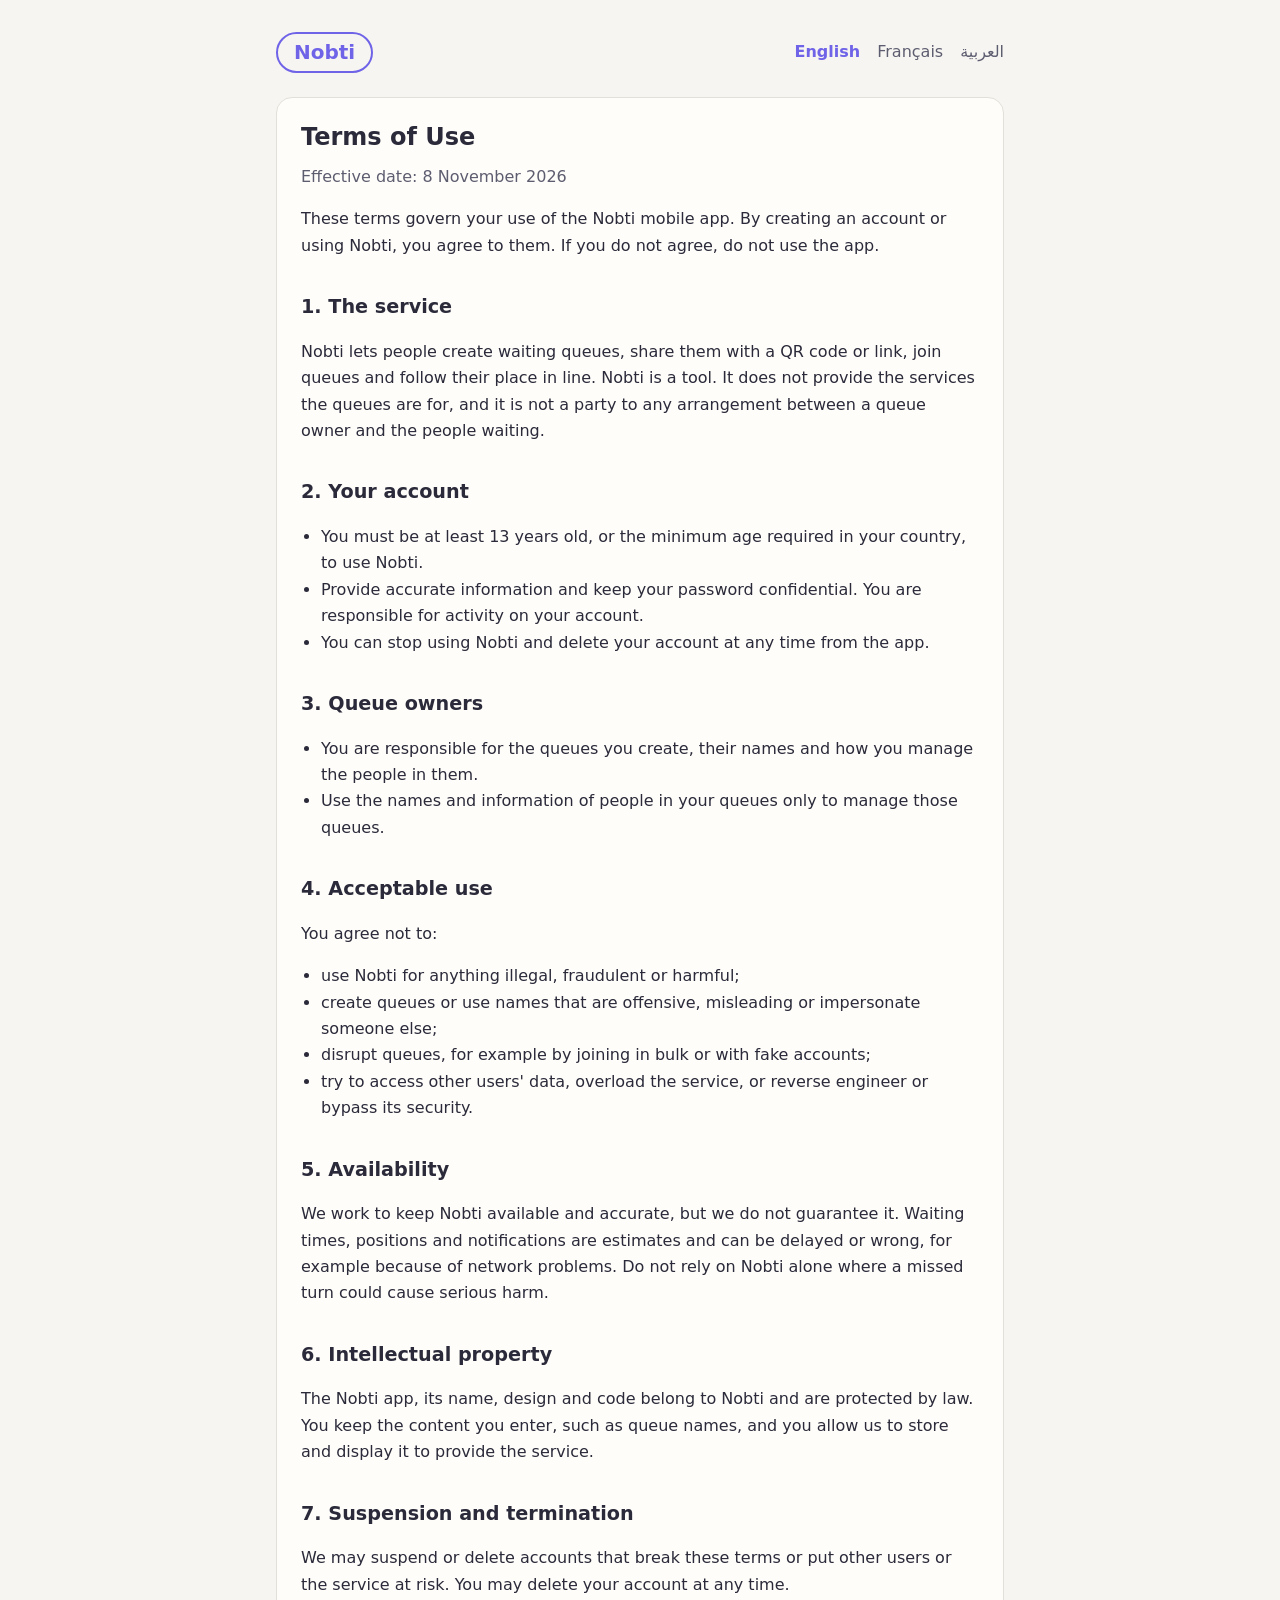
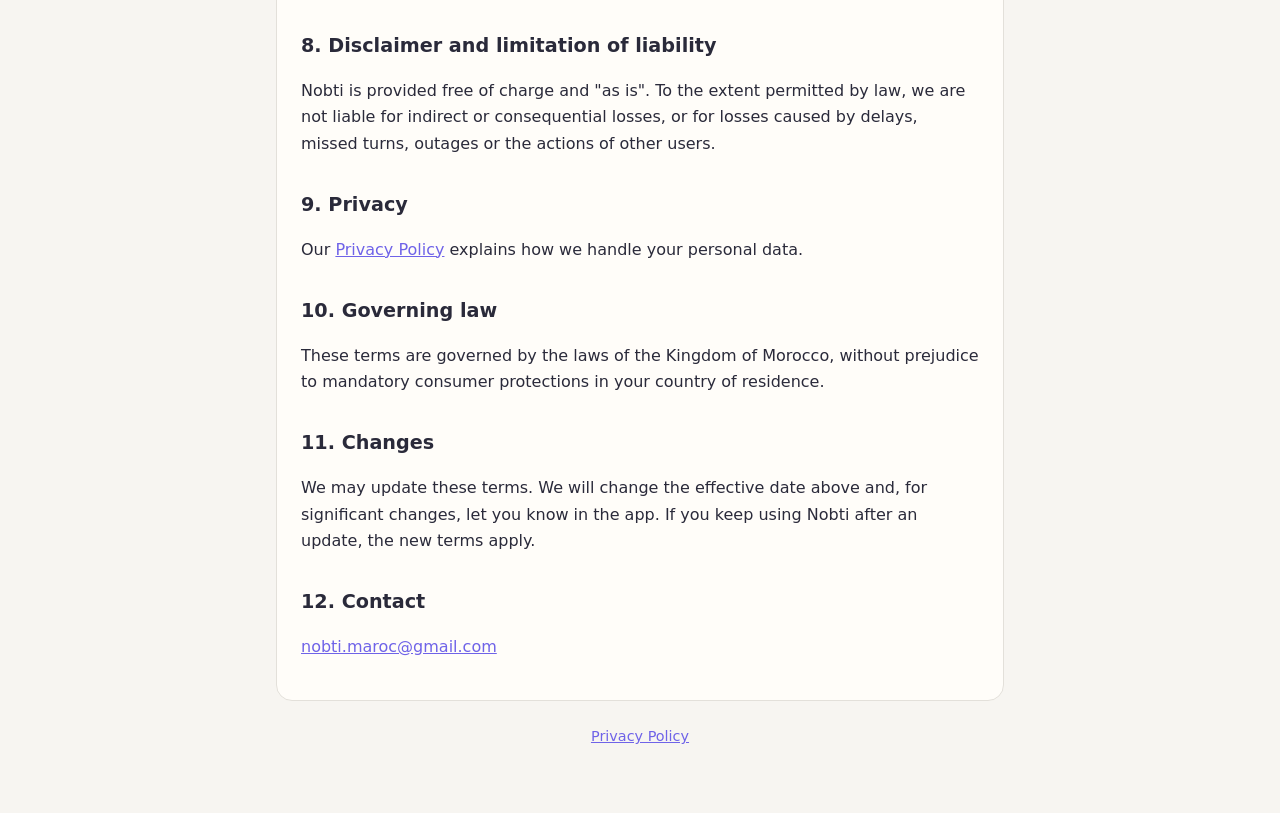
<file: en/terms.html>
<!doctype html>
<html lang="en" dir="ltr">
<head>
  <meta charset="utf-8">
  <meta name="viewport" content="width=device-width, initial-scale=1">
  <title>Nobti Terms of Use</title>
  <link rel="stylesheet" href="../assets/style.css">
</head>
<body>
<main>
  <header class="site">
    <a class="brand" href="../">Nobti</a>
    <nav class="langs" aria-label="Language">
      <a href="../en/terms.html" aria-current="page">English</a>
      <a href="../fr/terms.html" lang="fr">Français</a>
      <a href="../ar/terms.html" lang="ar">العربية</a>
    </nav>
  </header>
  <article>
    <h1>Terms of Use</h1>
    <p class="meta">Effective date: 8 November 2026</p>

    <p>These terms govern your use of the Nobti mobile app. By creating an account or using Nobti, you agree to them. If you do not agree, do not use the app.</p>

    <h2>1. The service</h2>
    <p>Nobti lets people create waiting queues, share them with a QR code or link, join queues and follow their place in line. Nobti is a tool. It does not provide the services the queues are for, and it is not a party to any arrangement between a queue owner and the people waiting.</p>

    <h2>2. Your account</h2>
    <ul>
      <li>You must be at least 13 years old, or the minimum age required in your country, to use Nobti.</li>
      <li>Provide accurate information and keep your password confidential. You are responsible for activity on your account.</li>
      <li>You can stop using Nobti and delete your account at any time from the app.</li>
    </ul>

    <h2>3. Queue owners</h2>
    <ul>
      <li>You are responsible for the queues you create, their names and how you manage the people in them.</li>
      <li>Use the names and information of people in your queues only to manage those queues.</li>
    </ul>

    <h2>4. Acceptable use</h2>
    <p>You agree not to:</p>
    <ul>
      <li>use Nobti for anything illegal, fraudulent or harmful;</li>
      <li>create queues or use names that are offensive, misleading or impersonate someone else;</li>
      <li>disrupt queues, for example by joining in bulk or with fake accounts;</li>
      <li>try to access other users' data, overload the service, or reverse engineer or bypass its security.</li>
    </ul>

    <h2>5. Availability</h2>
    <p>We work to keep Nobti available and accurate, but we do not guarantee it. Waiting times, positions and notifications are estimates and can be delayed or wrong, for example because of network problems. Do not rely on Nobti alone where a missed turn could cause serious harm.</p>

    <h2>6. Intellectual property</h2>
    <p>The Nobti app, its name, design and code belong to Nobti and are protected by law. You keep the content you enter, such as queue names, and you allow us to store and display it to provide the service.</p>

    <h2>7. Suspension and termination</h2>
    <p>We may suspend or delete accounts that break these terms or put other users or the service at risk. You may delete your account at any time.</p>

    <h2>8. Disclaimer and limitation of liability</h2>
    <p>Nobti is provided free of charge and "as is". To the extent permitted by law, we are not liable for indirect or consequential losses, or for losses caused by delays, missed turns, outages or the actions of other users.</p>

    <h2>9. Privacy</h2>
    <p>Our <a href="privacy.html">Privacy Policy</a> explains how we handle your personal data.</p>

    <h2>10. Governing law</h2>
    <p>These terms are governed by the laws of the Kingdom of Morocco, without prejudice to mandatory consumer protections in your country of residence.</p>

    <h2>11. Changes</h2>
    <p>We may update these terms. We will change the effective date above and, for significant changes, let you know in the app. If you keep using Nobti after an update, the new terms apply.</p>

    <h2>12. Contact</h2>
    <p><a href="mailto:nobti.maroc@gmail.com">nobti.maroc@gmail.com</a></p>
  </article>
  <footer><a href="privacy.html">Privacy Policy</a></footer>
</main>
</body>
</html>
</file>
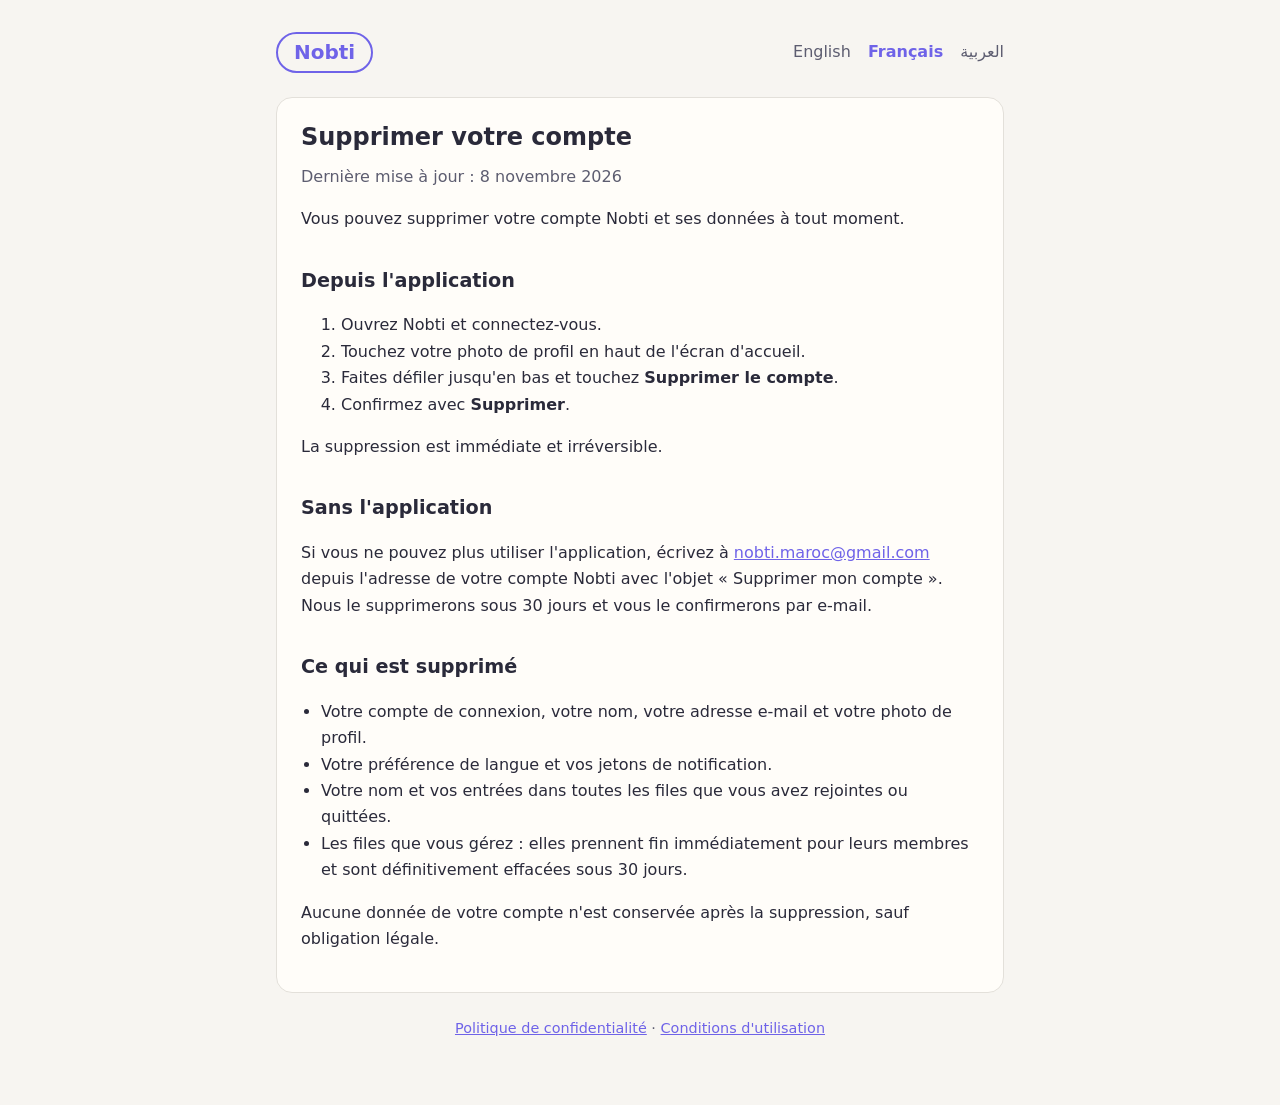
<file: fr/delete-account.html>
<!doctype html>
<html lang="fr" dir="ltr">
<head>
  <meta charset="utf-8">
  <meta name="viewport" content="width=device-width, initial-scale=1">
  <title>Nobti – Supprimer votre compte</title>
  <link rel="stylesheet" href="../assets/style.css">
</head>
<body>
<main>
  <header class="site">
    <a class="brand" href="../">Nobti</a>
    <nav class="langs" aria-label="Langue">
      <a href="../en/delete-account.html" lang="en">English</a>
      <a href="../fr/delete-account.html" aria-current="page">Français</a>
      <a href="../ar/delete-account.html" lang="ar">العربية</a>
    </nav>
  </header>
  <article>
    <h1>Supprimer votre compte</h1>
    <p class="meta">Dernière mise à jour : 8 novembre 2026</p>

    <p>Vous pouvez supprimer votre compte Nobti et ses données à tout moment.</p>

    <h2>Depuis l'application</h2>
    <ol>
      <li>Ouvrez Nobti et connectez-vous.</li>
      <li>Touchez votre photo de profil en haut de l'écran d'accueil.</li>
      <li>Faites défiler jusqu'en bas et touchez <strong>Supprimer le compte</strong>.</li>
      <li>Confirmez avec <strong>Supprimer</strong>.</li>
    </ol>
    <p>La suppression est immédiate et irréversible.</p>

    <h2>Sans l'application</h2>
    <p>Si vous ne pouvez plus utiliser l'application, écrivez à <a href="mailto:nobti.maroc@gmail.com?subject=Supprimer%20mon%20compte">nobti.maroc@gmail.com</a> depuis l'adresse de votre compte Nobti avec l'objet « Supprimer mon compte ». Nous le supprimerons sous 30 jours et vous le confirmerons par e-mail.</p>

    <h2>Ce qui est supprimé</h2>
    <ul>
      <li>Votre compte de connexion, votre nom, votre adresse e-mail et votre photo de profil.</li>
      <li>Votre préférence de langue et vos jetons de notification.</li>
      <li>Votre nom et vos entrées dans toutes les files que vous avez rejointes ou quittées.</li>
      <li>Les files que vous gérez : elles prennent fin immédiatement pour leurs membres et sont définitivement effacées sous 30 jours.</li>
    </ul>
    <p>Aucune donnée de votre compte n'est conservée après la suppression, sauf obligation légale.</p>
  </article>
  <footer><a href="privacy.html">Politique de confidentialité</a> · <a href="terms.html">Conditions d'utilisation</a></footer>
</main>
</body>
</html>
</file>
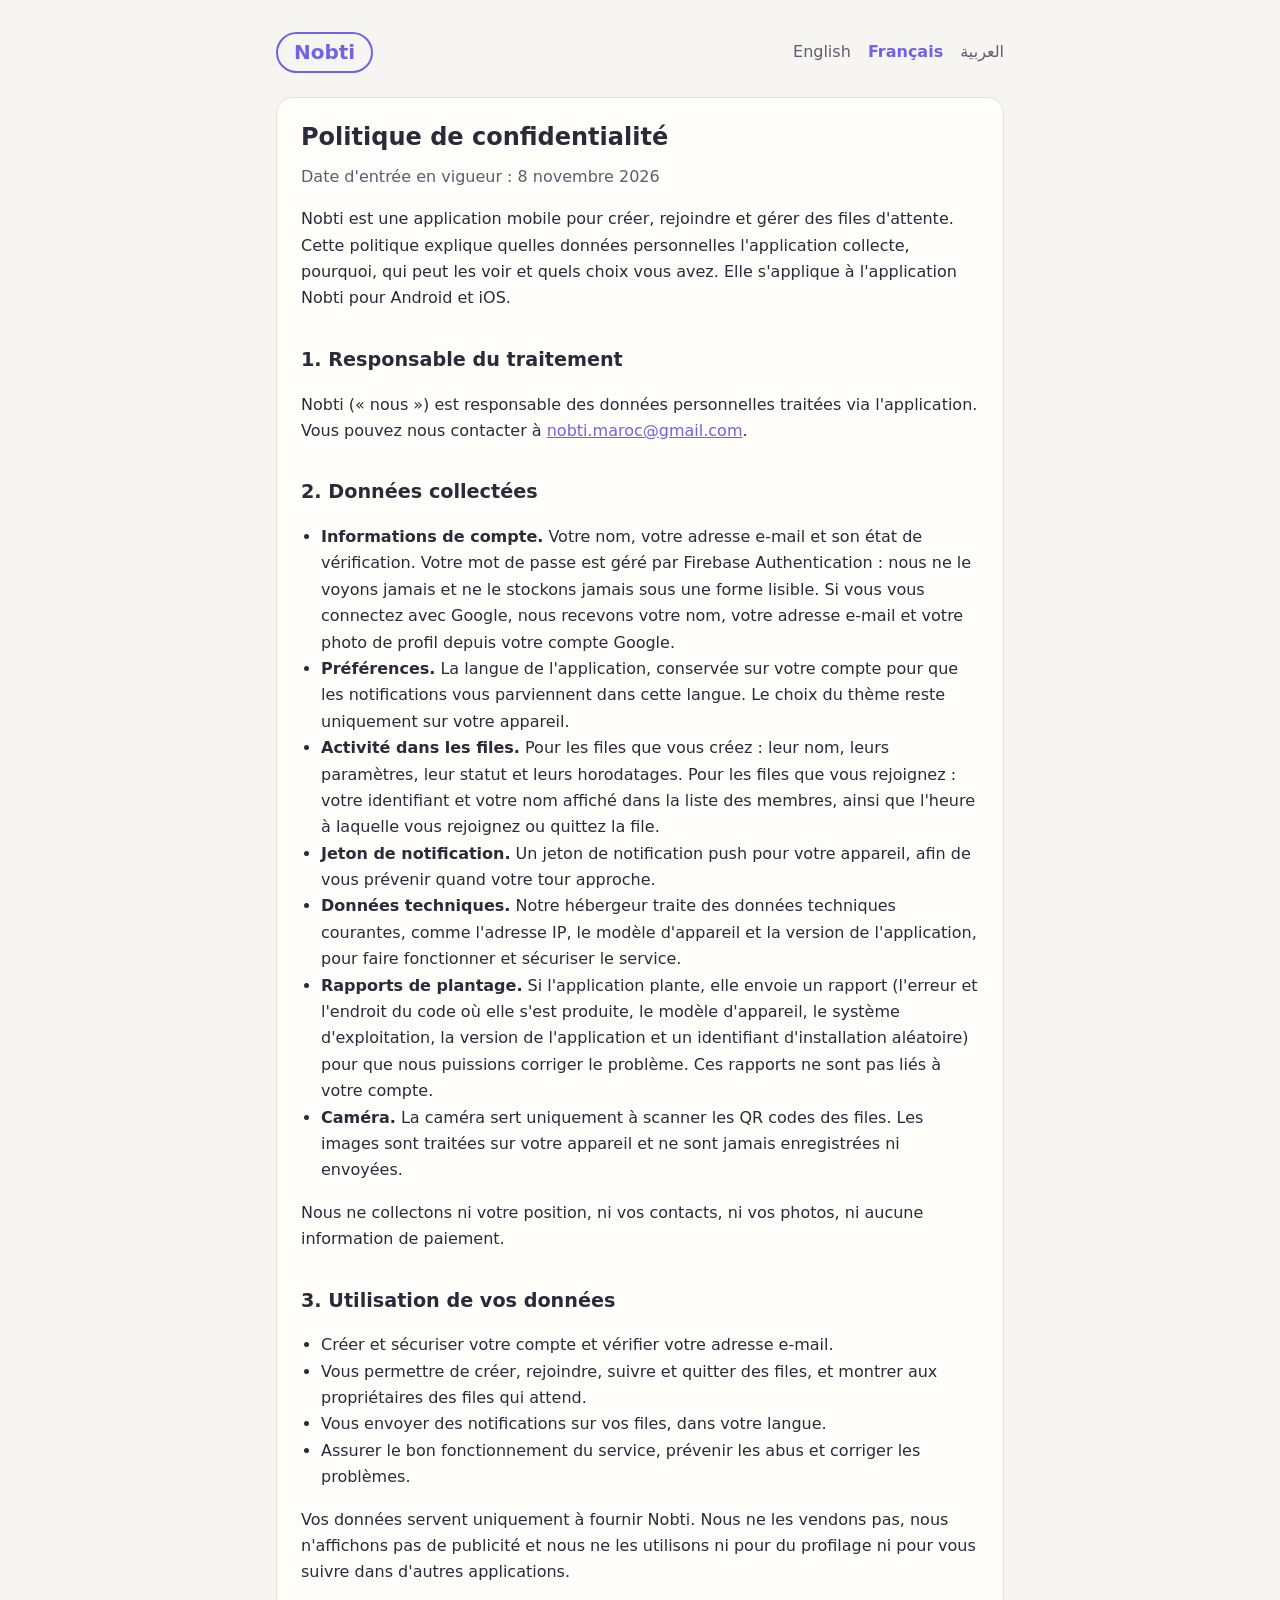
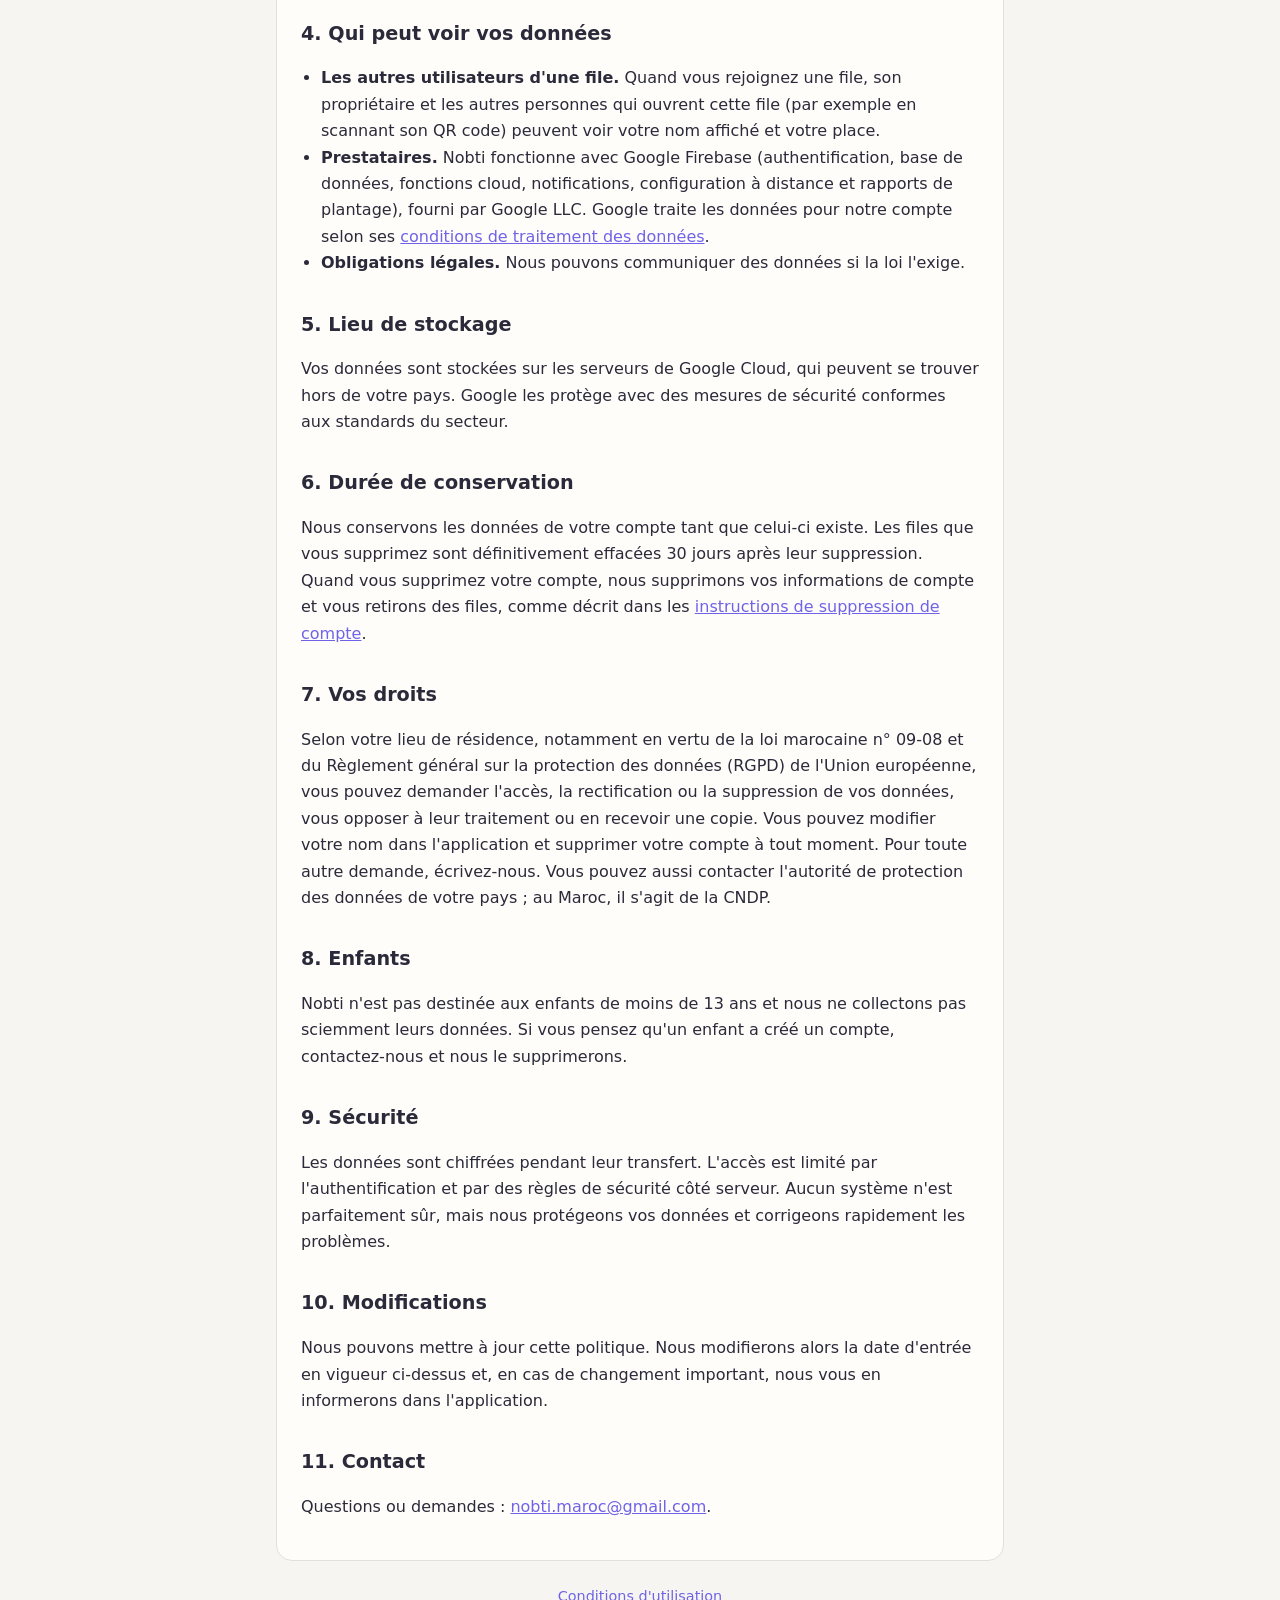
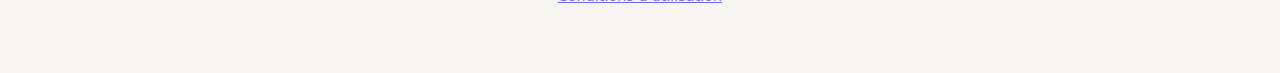
<file: fr/privacy.html>
<!doctype html>
<html lang="fr" dir="ltr">
<head>
  <meta charset="utf-8">
  <meta name="viewport" content="width=device-width, initial-scale=1">
  <title>Nobti – Politique de confidentialité</title>
  <link rel="stylesheet" href="../assets/style.css">
</head>
<body>
<main>
  <header class="site">
    <a class="brand" href="../">Nobti</a>
    <nav class="langs" aria-label="Langue">
      <a href="../en/privacy.html" lang="en">English</a>
      <a href="../fr/privacy.html" aria-current="page">Français</a>
      <a href="../ar/privacy.html" lang="ar">العربية</a>
    </nav>
  </header>
  <article>
    <h1>Politique de confidentialité</h1>
    <p class="meta">Date d'entrée en vigueur : 8 novembre 2026</p>

    <p>Nobti est une application mobile pour créer, rejoindre et gérer des files d'attente. Cette politique explique quelles données personnelles l'application collecte, pourquoi, qui peut les voir et quels choix vous avez. Elle s'applique à l'application Nobti pour Android et iOS.</p>

    <h2>1. Responsable du traitement</h2>
    <p>Nobti (« nous ») est responsable des données personnelles traitées via l'application. Vous pouvez nous contacter à <a href="mailto:nobti.maroc@gmail.com">nobti.maroc@gmail.com</a>.</p>

    <h2>2. Données collectées</h2>
    <ul>
      <li><strong>Informations de compte.</strong> Votre nom, votre adresse e-mail et son état de vérification. Votre mot de passe est géré par Firebase Authentication : nous ne le voyons jamais et ne le stockons jamais sous une forme lisible. Si vous vous connectez avec Google, nous recevons votre nom, votre adresse e-mail et votre photo de profil depuis votre compte Google.</li>
      <li><strong>Préférences.</strong> La langue de l'application, conservée sur votre compte pour que les notifications vous parviennent dans cette langue. Le choix du thème reste uniquement sur votre appareil.</li>
      <li><strong>Activité dans les files.</strong> Pour les files que vous créez : leur nom, leurs paramètres, leur statut et leurs horodatages. Pour les files que vous rejoignez : votre identifiant et votre nom affiché dans la liste des membres, ainsi que l'heure à laquelle vous rejoignez ou quittez la file.</li>
      <li><strong>Jeton de notification.</strong> Un jeton de notification push pour votre appareil, afin de vous prévenir quand votre tour approche.</li>
      <li><strong>Données techniques.</strong> Notre hébergeur traite des données techniques courantes, comme l'adresse IP, le modèle d'appareil et la version de l'application, pour faire fonctionner et sécuriser le service.</li>
      <li><strong>Rapports de plantage.</strong> Si l'application plante, elle envoie un rapport (l'erreur et l'endroit du code où elle s'est produite, le modèle d'appareil, le système d'exploitation, la version de l'application et un identifiant d'installation aléatoire) pour que nous puissions corriger le problème. Ces rapports ne sont pas liés à votre compte.</li>
      <li><strong>Caméra.</strong> La caméra sert uniquement à scanner les QR codes des files. Les images sont traitées sur votre appareil et ne sont jamais enregistrées ni envoyées.</li>
    </ul>
    <p>Nous ne collectons ni votre position, ni vos contacts, ni vos photos, ni aucune information de paiement.</p>

    <h2>3. Utilisation de vos données</h2>
    <ul>
      <li>Créer et sécuriser votre compte et vérifier votre adresse e-mail.</li>
      <li>Vous permettre de créer, rejoindre, suivre et quitter des files, et montrer aux propriétaires des files qui attend.</li>
      <li>Vous envoyer des notifications sur vos files, dans votre langue.</li>
      <li>Assurer le bon fonctionnement du service, prévenir les abus et corriger les problèmes.</li>
    </ul>
    <p>Vos données servent uniquement à fournir Nobti. Nous ne les vendons pas, nous n'affichons pas de publicité et nous ne les utilisons ni pour du profilage ni pour vous suivre dans d'autres applications.</p>

    <h2>4. Qui peut voir vos données</h2>
    <ul>
      <li><strong>Les autres utilisateurs d'une file.</strong> Quand vous rejoignez une file, son propriétaire et les autres personnes qui ouvrent cette file (par exemple en scannant son QR code) peuvent voir votre nom affiché et votre place.</li>
      <li><strong>Prestataires.</strong> Nobti fonctionne avec Google Firebase (authentification, base de données, fonctions cloud, notifications, configuration à distance et rapports de plantage), fourni par Google LLC. Google traite les données pour notre compte selon ses <a href="https://firebase.google.com/terms/data-processing-terms">conditions de traitement des données</a>.</li>
      <li><strong>Obligations légales.</strong> Nous pouvons communiquer des données si la loi l'exige.</li>
    </ul>

    <h2>5. Lieu de stockage</h2>
    <p>Vos données sont stockées sur les serveurs de Google Cloud, qui peuvent se trouver hors de votre pays. Google les protège avec des mesures de sécurité conformes aux standards du secteur.</p>

    <h2>6. Durée de conservation</h2>
    <p>Nous conservons les données de votre compte tant que celui-ci existe. Les files que vous supprimez sont définitivement effacées 30 jours après leur suppression. Quand vous supprimez votre compte, nous supprimons vos informations de compte et vous retirons des files, comme décrit dans les <a href="delete-account.html">instructions de suppression de compte</a>.</p>

    <h2>7. Vos droits</h2>
    <p>Selon votre lieu de résidence, notamment en vertu de la loi marocaine n° 09-08 et du Règlement général sur la protection des données (RGPD) de l'Union européenne, vous pouvez demander l'accès, la rectification ou la suppression de vos données, vous opposer à leur traitement ou en recevoir une copie. Vous pouvez modifier votre nom dans l'application et supprimer votre compte à tout moment. Pour toute autre demande, écrivez-nous. Vous pouvez aussi contacter l'autorité de protection des données de votre pays ; au Maroc, il s'agit de la CNDP.</p>

    <h2>8. Enfants</h2>
    <p>Nobti n'est pas destinée aux enfants de moins de 13 ans et nous ne collectons pas sciemment leurs données. Si vous pensez qu'un enfant a créé un compte, contactez-nous et nous le supprimerons.</p>

    <h2>9. Sécurité</h2>
    <p>Les données sont chiffrées pendant leur transfert. L'accès est limité par l'authentification et par des règles de sécurité côté serveur. Aucun système n'est parfaitement sûr, mais nous protégeons vos données et corrigeons rapidement les problèmes.</p>

    <h2>10. Modifications</h2>
    <p>Nous pouvons mettre à jour cette politique. Nous modifierons alors la date d'entrée en vigueur ci-dessus et, en cas de changement important, nous vous en informerons dans l'application.</p>

    <h2>11. Contact</h2>
    <p>Questions ou demandes : <a href="mailto:nobti.maroc@gmail.com">nobti.maroc@gmail.com</a>.</p>
  </article>
  <footer><a href="terms.html">Conditions d'utilisation</a></footer>
</main>
</body>
</html>
</file>
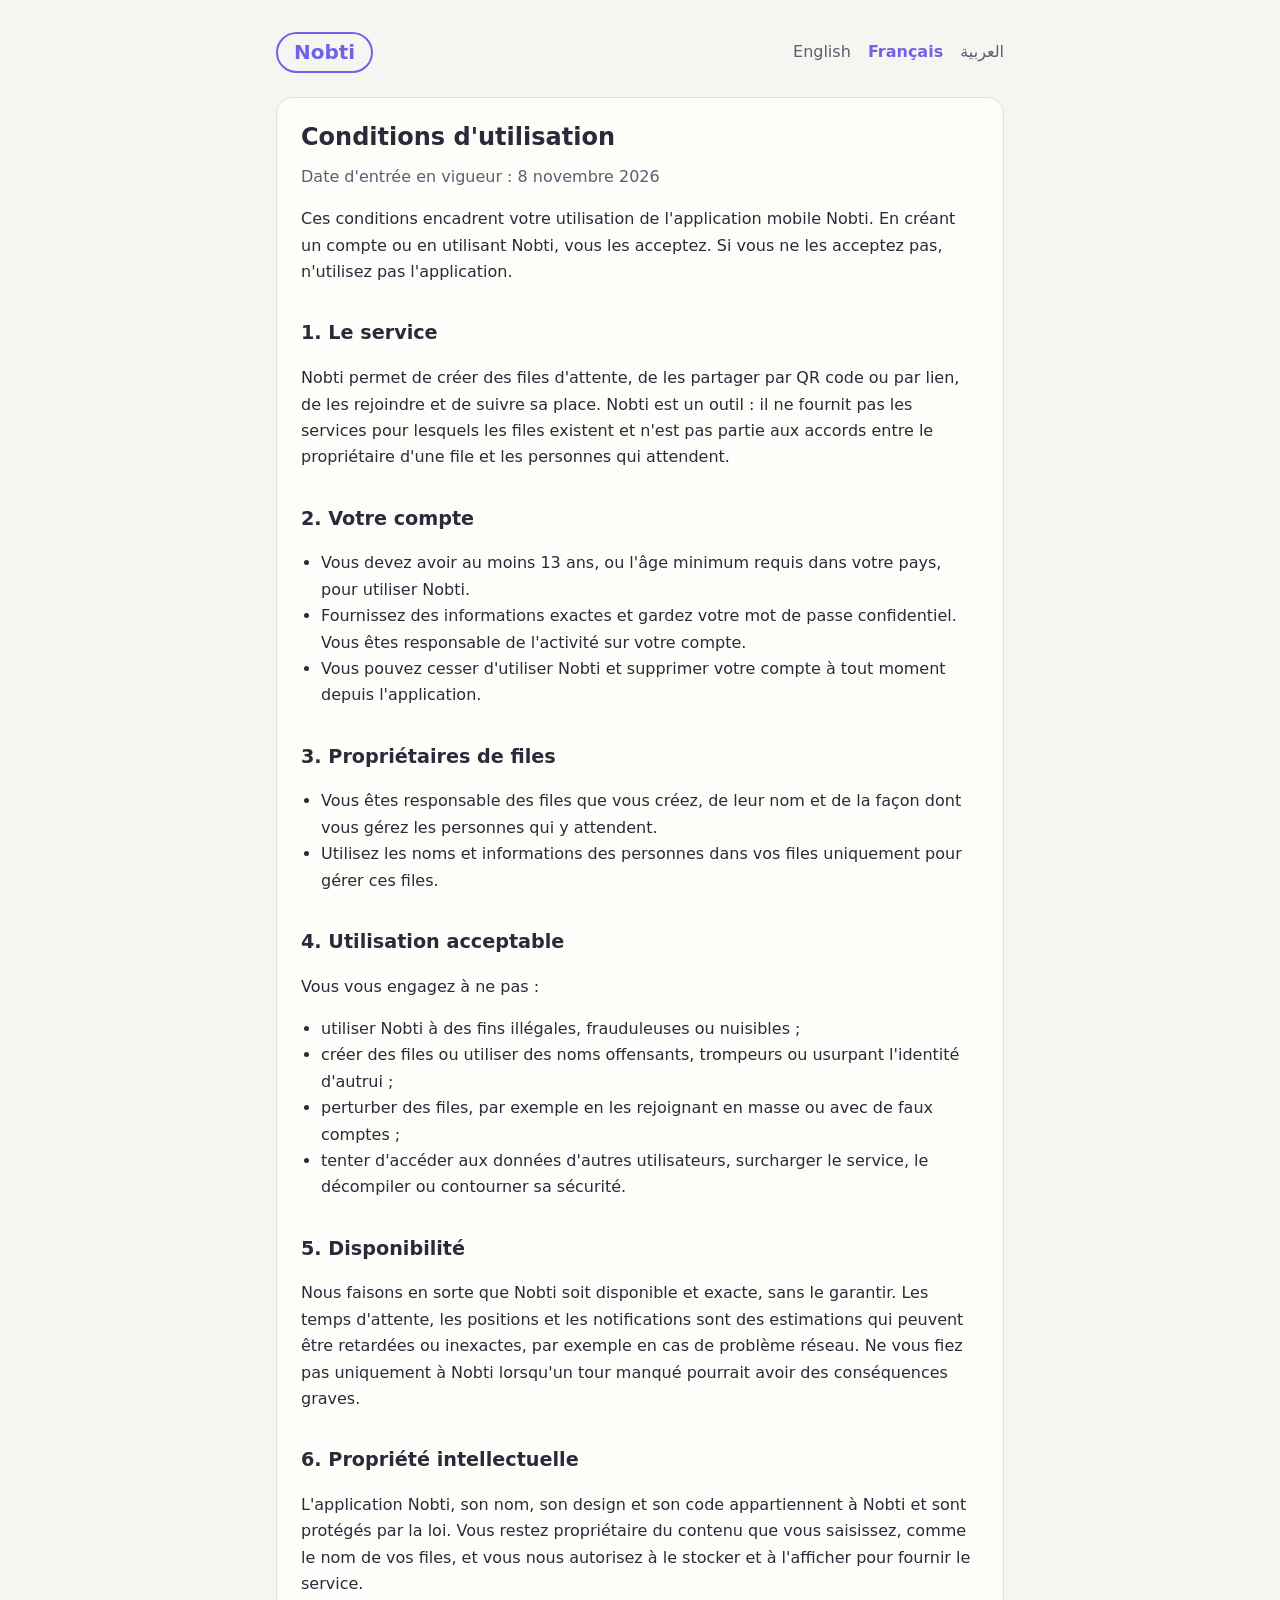
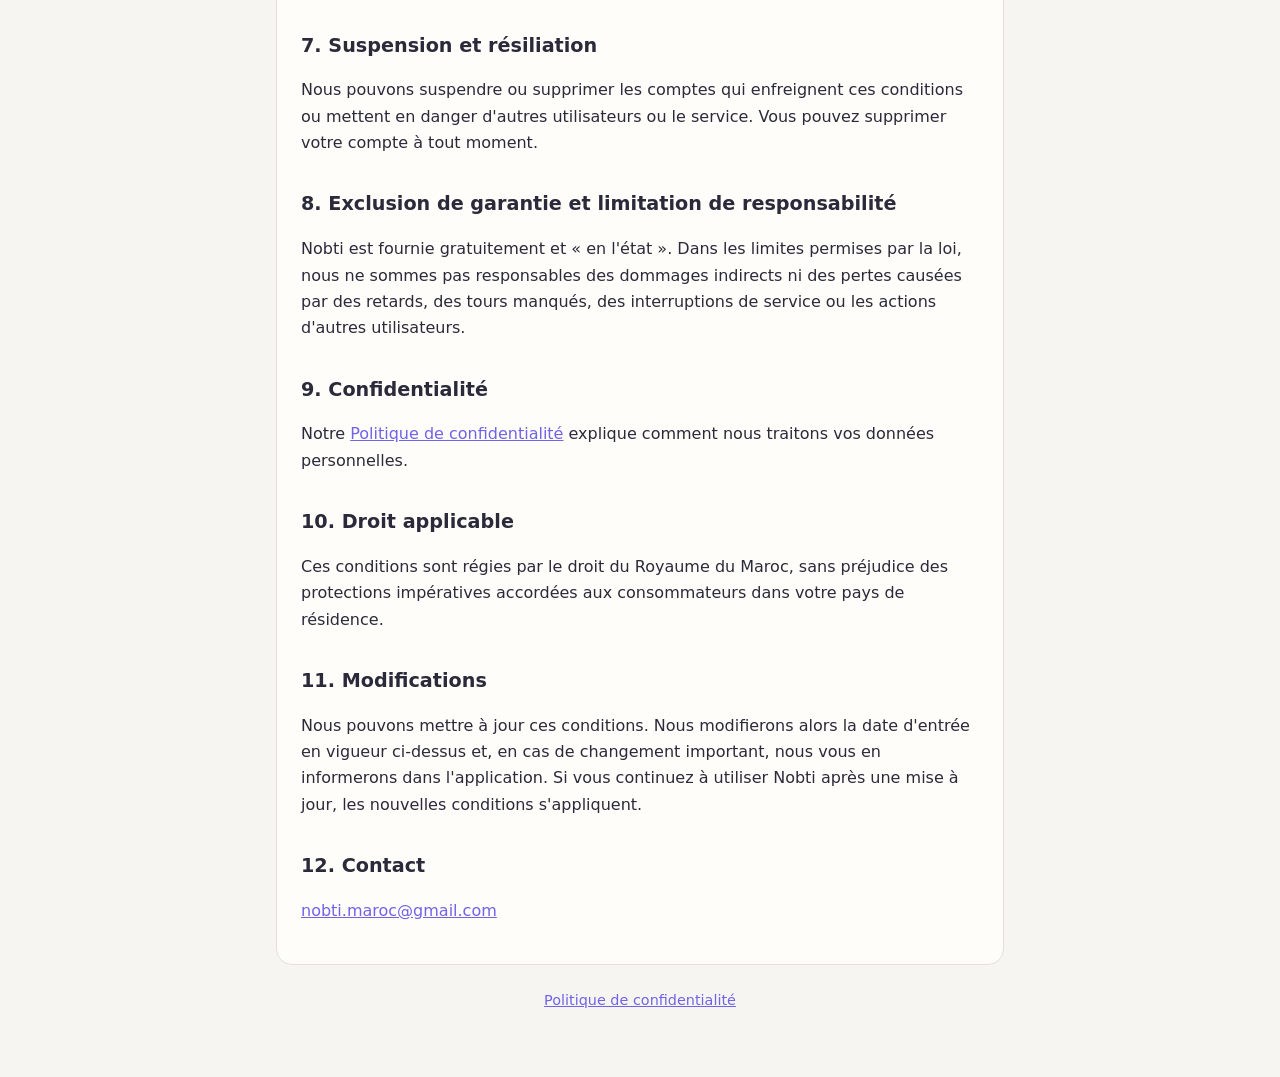
<file: fr/terms.html>
<!doctype html>
<html lang="fr" dir="ltr">
<head>
  <meta charset="utf-8">
  <meta name="viewport" content="width=device-width, initial-scale=1">
  <title>Nobti – Conditions d'utilisation</title>
  <link rel="stylesheet" href="../assets/style.css">
</head>
<body>
<main>
  <header class="site">
    <a class="brand" href="../">Nobti</a>
    <nav class="langs" aria-label="Langue">
      <a href="../en/terms.html" lang="en">English</a>
      <a href="../fr/terms.html" aria-current="page">Français</a>
      <a href="../ar/terms.html" lang="ar">العربية</a>
    </nav>
  </header>
  <article>
    <h1>Conditions d'utilisation</h1>
    <p class="meta">Date d'entrée en vigueur : 8 novembre 2026</p>

    <p>Ces conditions encadrent votre utilisation de l'application mobile Nobti. En créant un compte ou en utilisant Nobti, vous les acceptez. Si vous ne les acceptez pas, n'utilisez pas l'application.</p>

    <h2>1. Le service</h2>
    <p>Nobti permet de créer des files d'attente, de les partager par QR code ou par lien, de les rejoindre et de suivre sa place. Nobti est un outil : il ne fournit pas les services pour lesquels les files existent et n'est pas partie aux accords entre le propriétaire d'une file et les personnes qui attendent.</p>

    <h2>2. Votre compte</h2>
    <ul>
      <li>Vous devez avoir au moins 13 ans, ou l'âge minimum requis dans votre pays, pour utiliser Nobti.</li>
      <li>Fournissez des informations exactes et gardez votre mot de passe confidentiel. Vous êtes responsable de l'activité sur votre compte.</li>
      <li>Vous pouvez cesser d'utiliser Nobti et supprimer votre compte à tout moment depuis l'application.</li>
    </ul>

    <h2>3. Propriétaires de files</h2>
    <ul>
      <li>Vous êtes responsable des files que vous créez, de leur nom et de la façon dont vous gérez les personnes qui y attendent.</li>
      <li>Utilisez les noms et informations des personnes dans vos files uniquement pour gérer ces files.</li>
    </ul>

    <h2>4. Utilisation acceptable</h2>
    <p>Vous vous engagez à ne pas :</p>
    <ul>
      <li>utiliser Nobti à des fins illégales, frauduleuses ou nuisibles ;</li>
      <li>créer des files ou utiliser des noms offensants, trompeurs ou usurpant l'identité d'autrui ;</li>
      <li>perturber des files, par exemple en les rejoignant en masse ou avec de faux comptes ;</li>
      <li>tenter d'accéder aux données d'autres utilisateurs, surcharger le service, le décompiler ou contourner sa sécurité.</li>
    </ul>

    <h2>5. Disponibilité</h2>
    <p>Nous faisons en sorte que Nobti soit disponible et exacte, sans le garantir. Les temps d'attente, les positions et les notifications sont des estimations qui peuvent être retardées ou inexactes, par exemple en cas de problème réseau. Ne vous fiez pas uniquement à Nobti lorsqu'un tour manqué pourrait avoir des conséquences graves.</p>

    <h2>6. Propriété intellectuelle</h2>
    <p>L'application Nobti, son nom, son design et son code appartiennent à Nobti et sont protégés par la loi. Vous restez propriétaire du contenu que vous saisissez, comme le nom de vos files, et vous nous autorisez à le stocker et à l'afficher pour fournir le service.</p>

    <h2>7. Suspension et résiliation</h2>
    <p>Nous pouvons suspendre ou supprimer les comptes qui enfreignent ces conditions ou mettent en danger d'autres utilisateurs ou le service. Vous pouvez supprimer votre compte à tout moment.</p>

    <h2>8. Exclusion de garantie et limitation de responsabilité</h2>
    <p>Nobti est fournie gratuitement et « en l'état ». Dans les limites permises par la loi, nous ne sommes pas responsables des dommages indirects ni des pertes causées par des retards, des tours manqués, des interruptions de service ou les actions d'autres utilisateurs.</p>

    <h2>9. Confidentialité</h2>
    <p>Notre <a href="privacy.html">Politique de confidentialité</a> explique comment nous traitons vos données personnelles.</p>

    <h2>10. Droit applicable</h2>
    <p>Ces conditions sont régies par le droit du Royaume du Maroc, sans préjudice des protections impératives accordées aux consommateurs dans votre pays de résidence.</p>

    <h2>11. Modifications</h2>
    <p>Nous pouvons mettre à jour ces conditions. Nous modifierons alors la date d'entrée en vigueur ci-dessus et, en cas de changement important, nous vous en informerons dans l'application. Si vous continuez à utiliser Nobti après une mise à jour, les nouvelles conditions s'appliquent.</p>

    <h2>12. Contact</h2>
    <p><a href="mailto:nobti.maroc@gmail.com">nobti.maroc@gmail.com</a></p>
  </article>
  <footer><a href="privacy.html">Politique de confidentialité</a></footer>
</main>
</body>
</html>
</file>
<file: assets/style.css>
:root {
  --bg: #f7f5f1;
  --surface: #fffdf9;
  --text: #2a2a3a;
  --muted: #5d5d70;
  --accent: #6f63e8;
  --border: #e3e0da;
}
@media (prefers-color-scheme: dark) {
  :root {
    --bg: #15151c;
    --surface: #1d1d26;
    --text: #ececf2;
    --muted: #a9a9b8;
    --accent: #a59cff;
    --border: #2e2e3a;
  }
}
* { box-sizing: border-box; }
body {
  margin: 0;
  background: var(--bg);
  color: var(--text);
  font: 16px/1.65 system-ui, -apple-system, "Segoe UI", Roboto, "Noto Sans Arabic", sans-serif;
}
main {
  max-width: 760px;
  margin: 0 auto;
  padding: 32px 16px 64px;
}
header.site {
  display: flex;
  flex-wrap: wrap;
  gap: 12px;
  align-items: center;
  justify-content: space-between;
  margin-bottom: 24px;
}
.brand {
  font-weight: 700;
  font-size: 1.25rem;
  color: var(--accent);
  text-decoration: none;
  border: 2px solid var(--accent);
  border-radius: 999px;
  padding: 2px 16px;
}
nav.langs a {
  color: var(--muted);
  margin-inline-start: 12px;
  text-decoration: none;
}
nav.langs a[aria-current="page"] { color: var(--accent); font-weight: 600; }
article {
  background: var(--surface);
  border: 1px solid var(--border);
  border-radius: 16px;
  padding: 24px;
}
h1 { margin-top: 0; line-height: 1.25; }
h2 { margin-top: 2rem; font-size: 1.2rem; }
.meta { color: var(--muted); margin-top: -8px; }
a { color: var(--accent); }
ul { padding-inline-start: 1.25rem; }
footer { color: var(--muted); font-size: 0.9rem; margin-top: 24px; text-align: center; }
.cards { display: grid; gap: 12px; }
.cards a {
  display: block;
  background: var(--surface);
  border: 1px solid var(--border);
  border-radius: 12px;
  padding: 16px;
  text-decoration: none;
  color: var(--text);
}
.cards a strong { color: var(--accent); }
</file>
